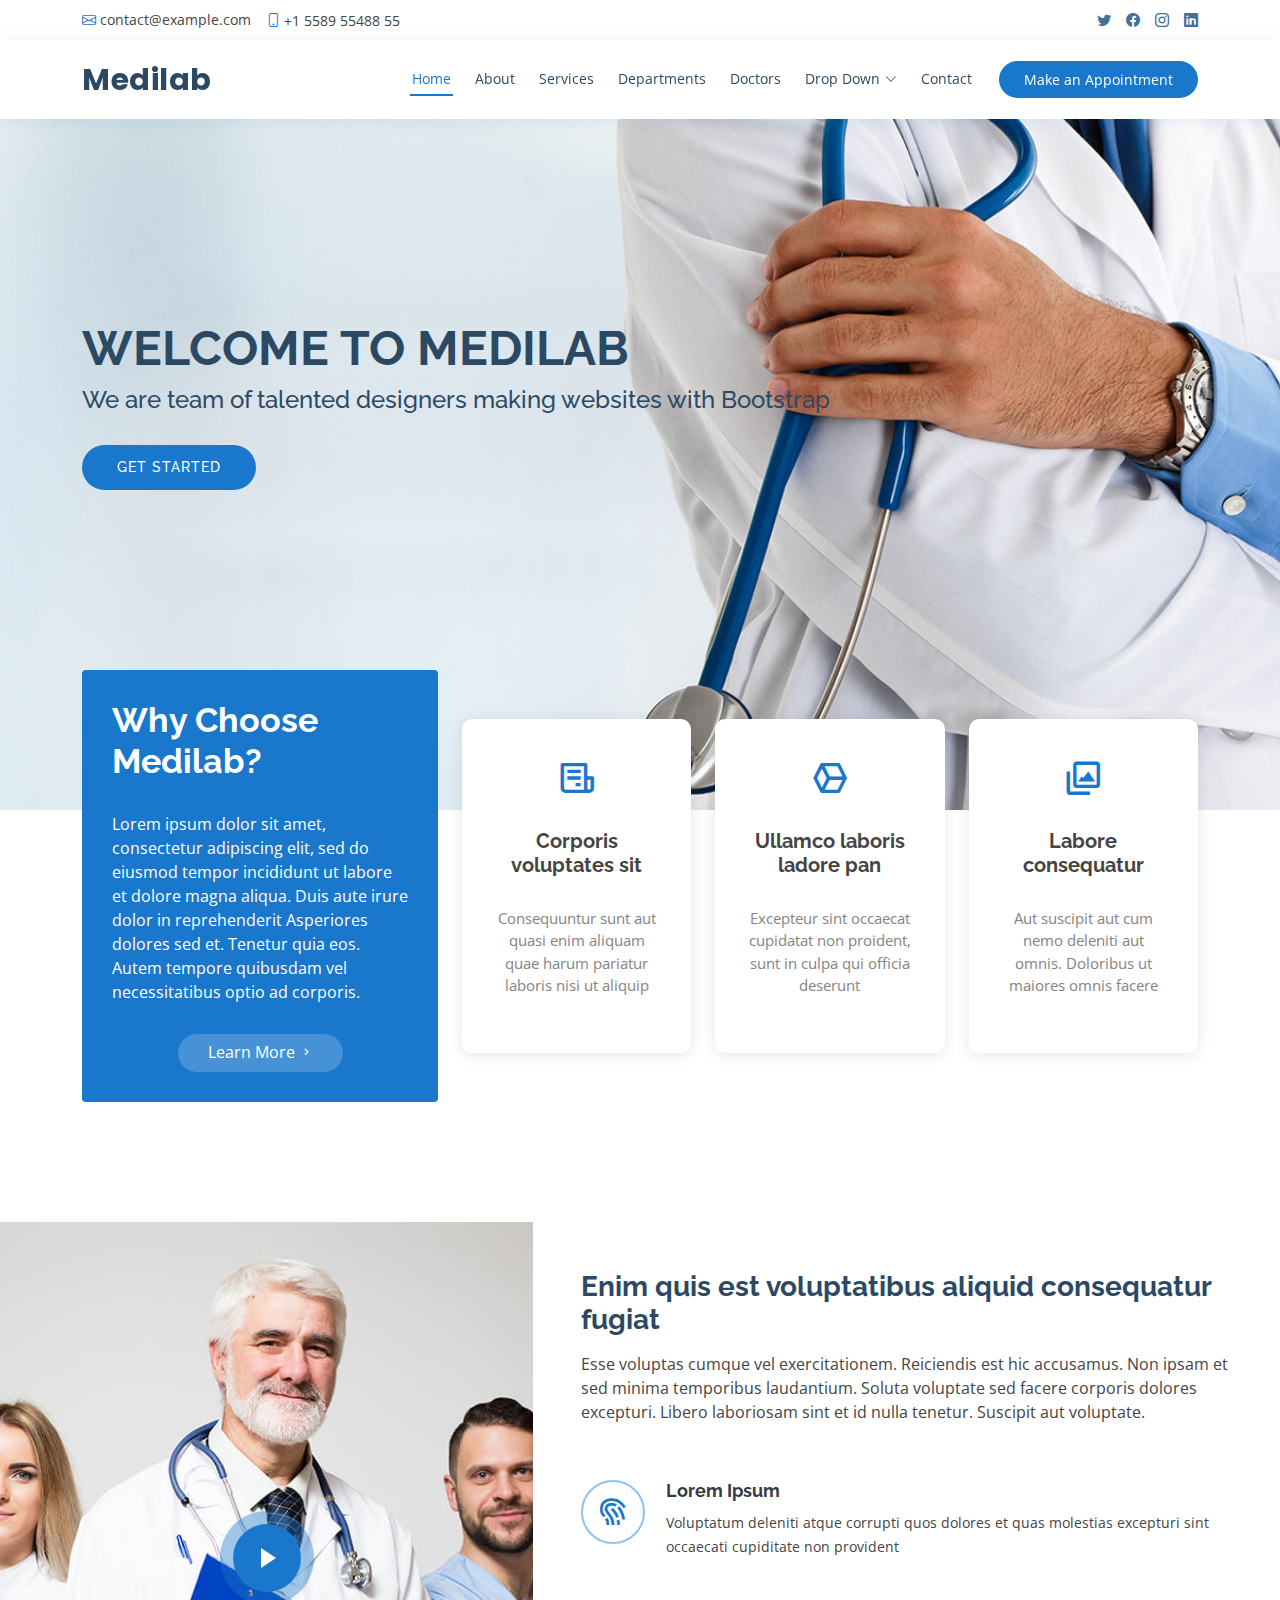
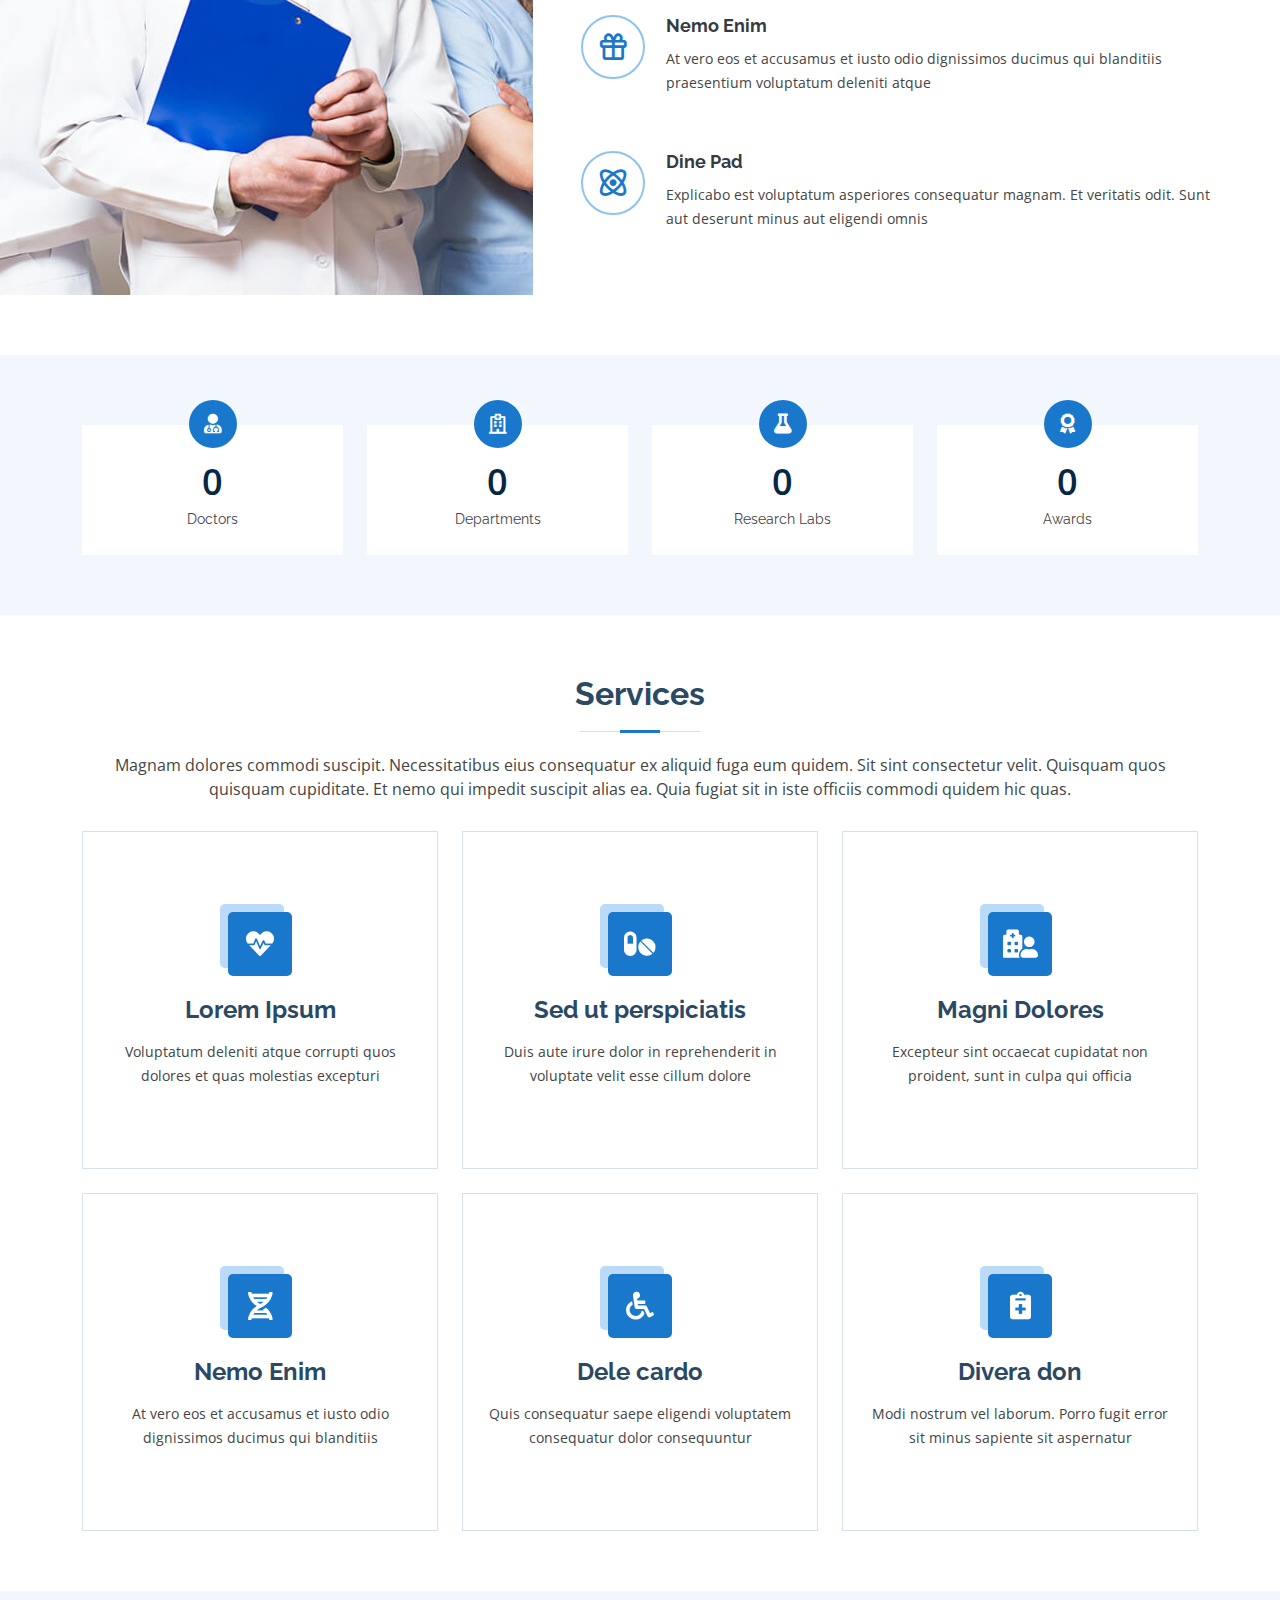
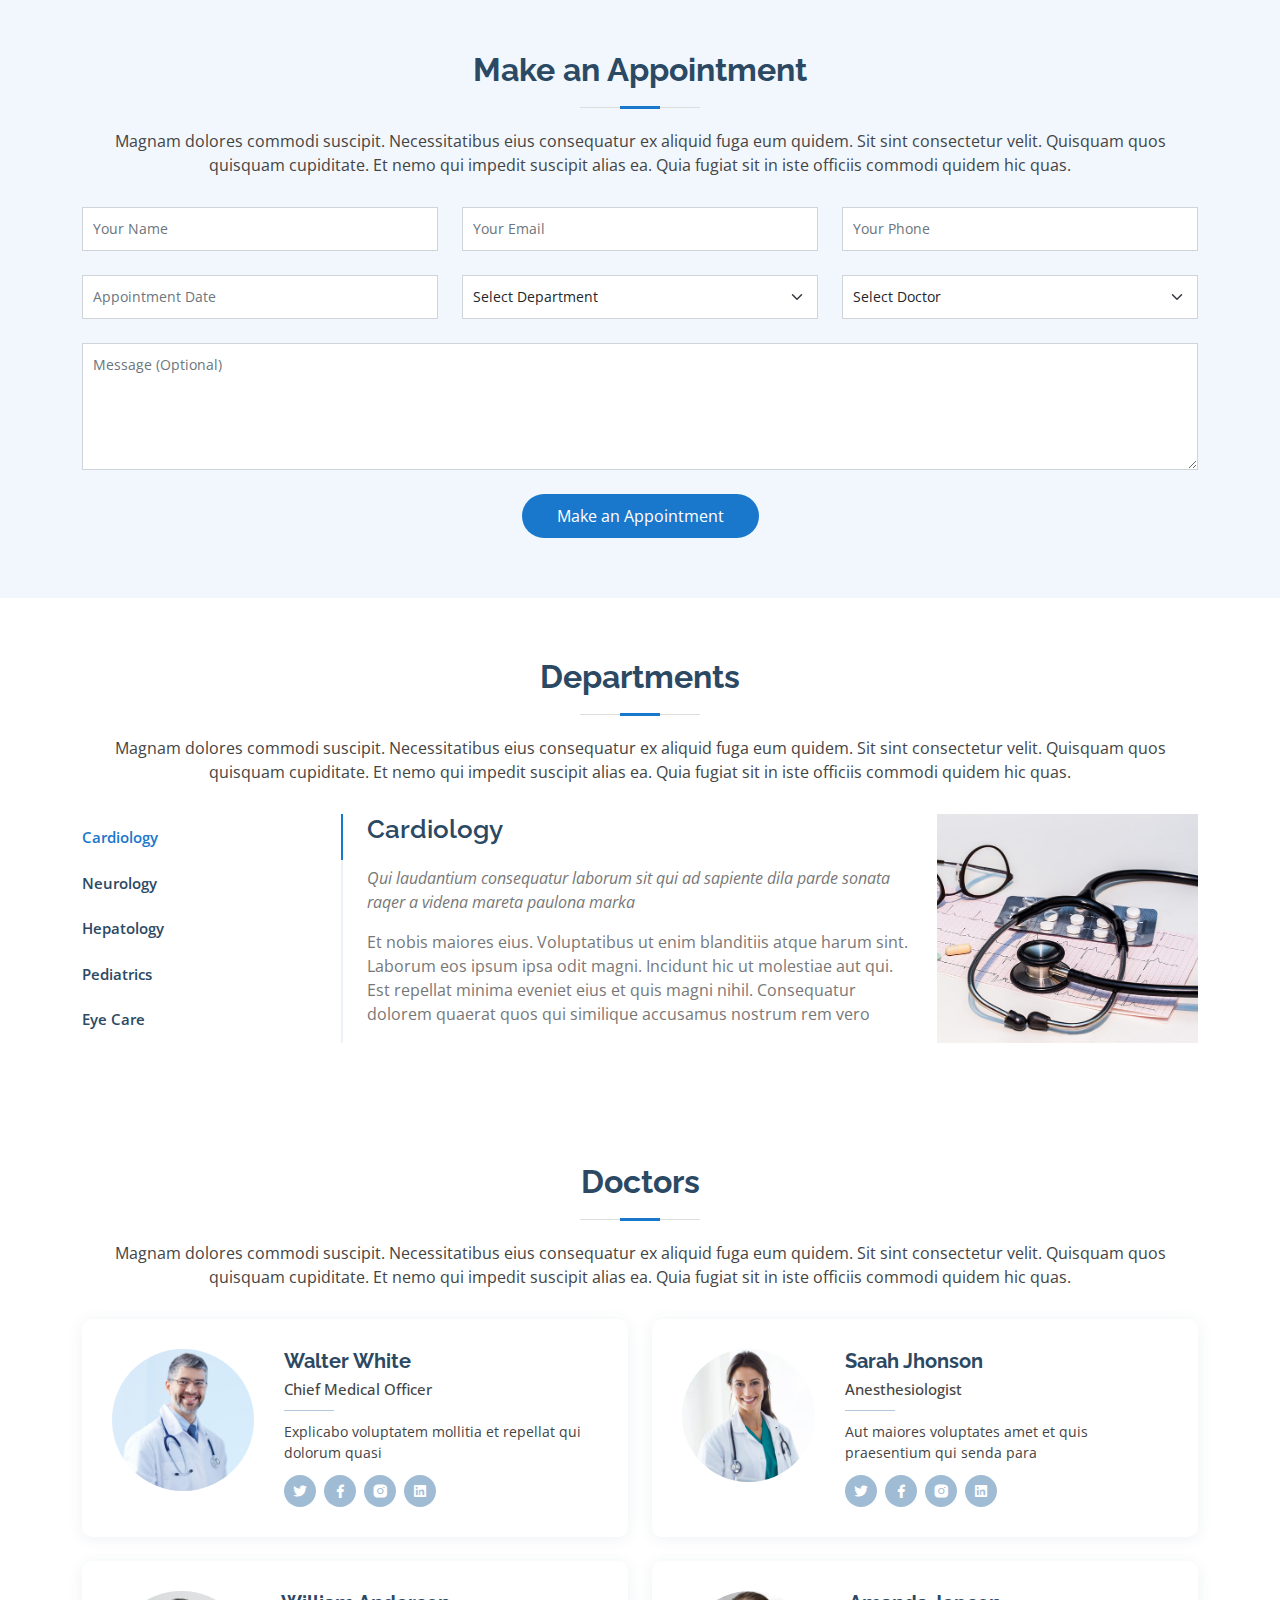
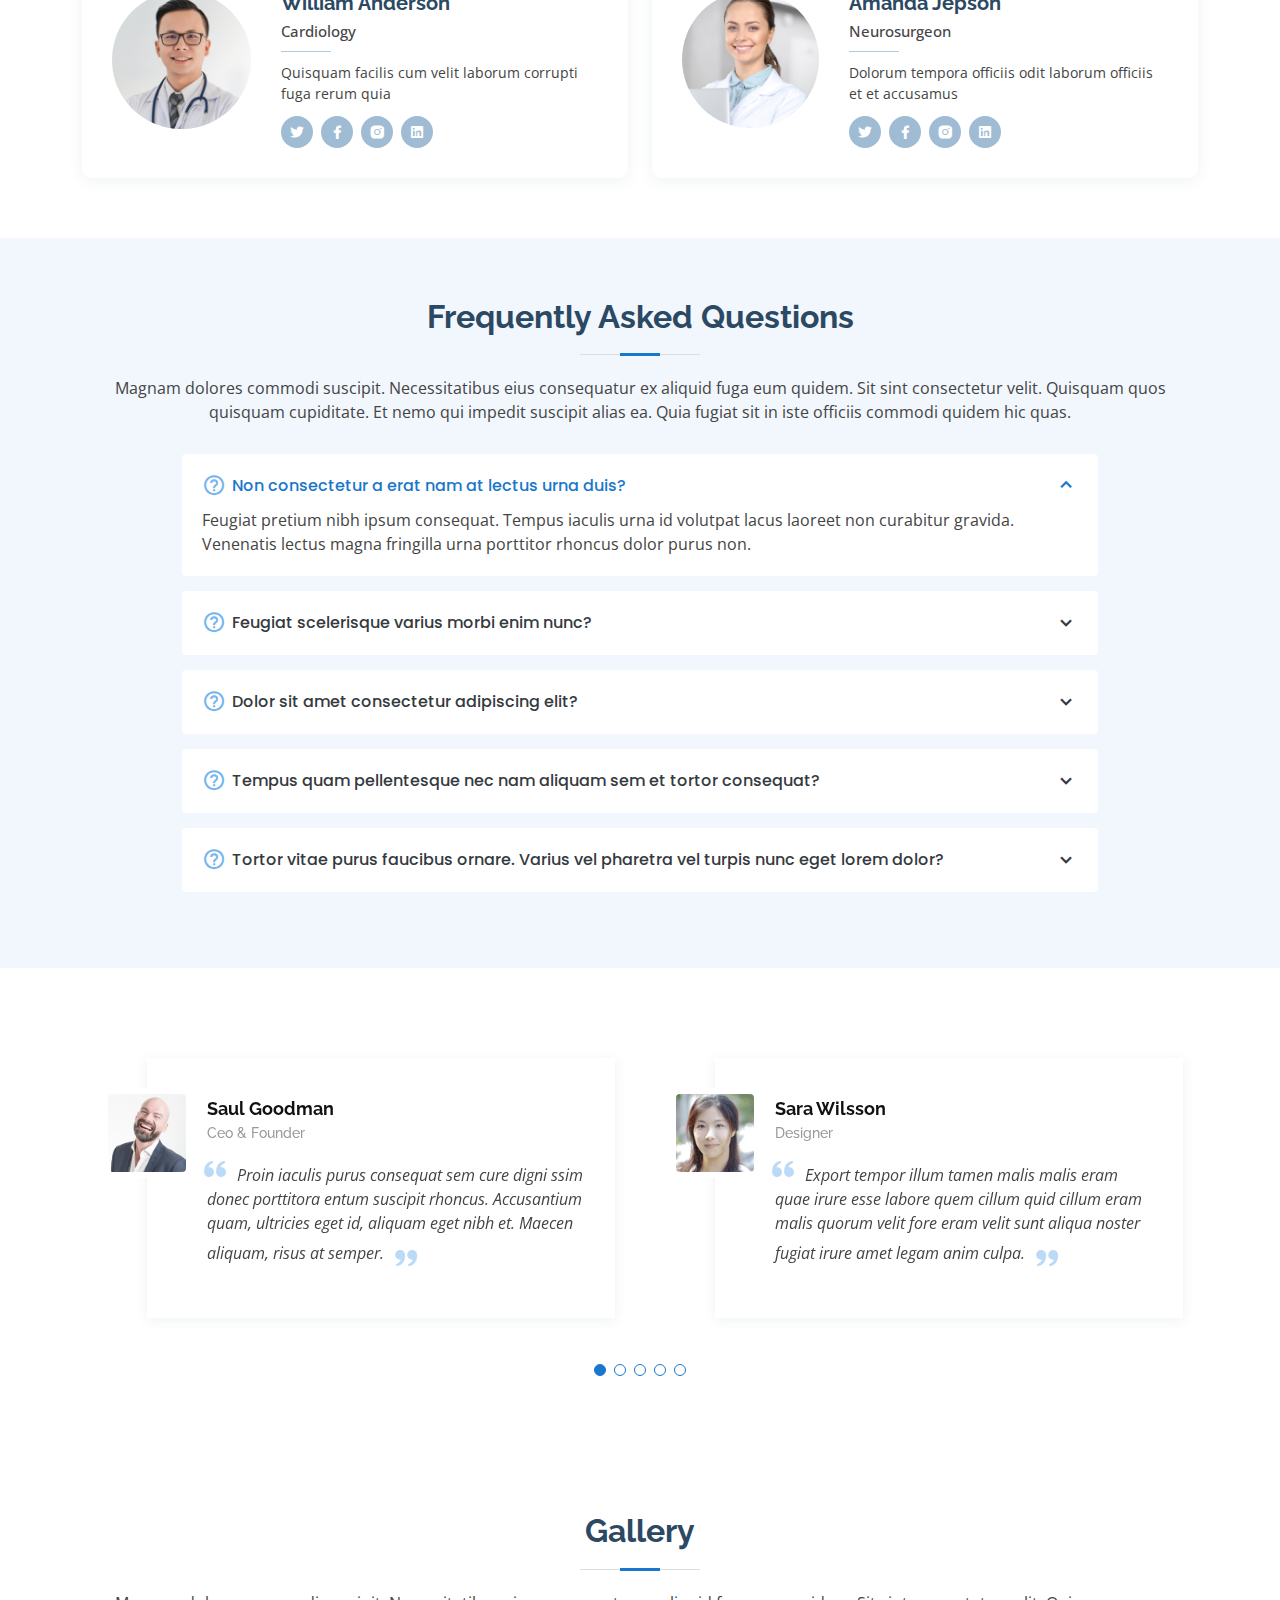
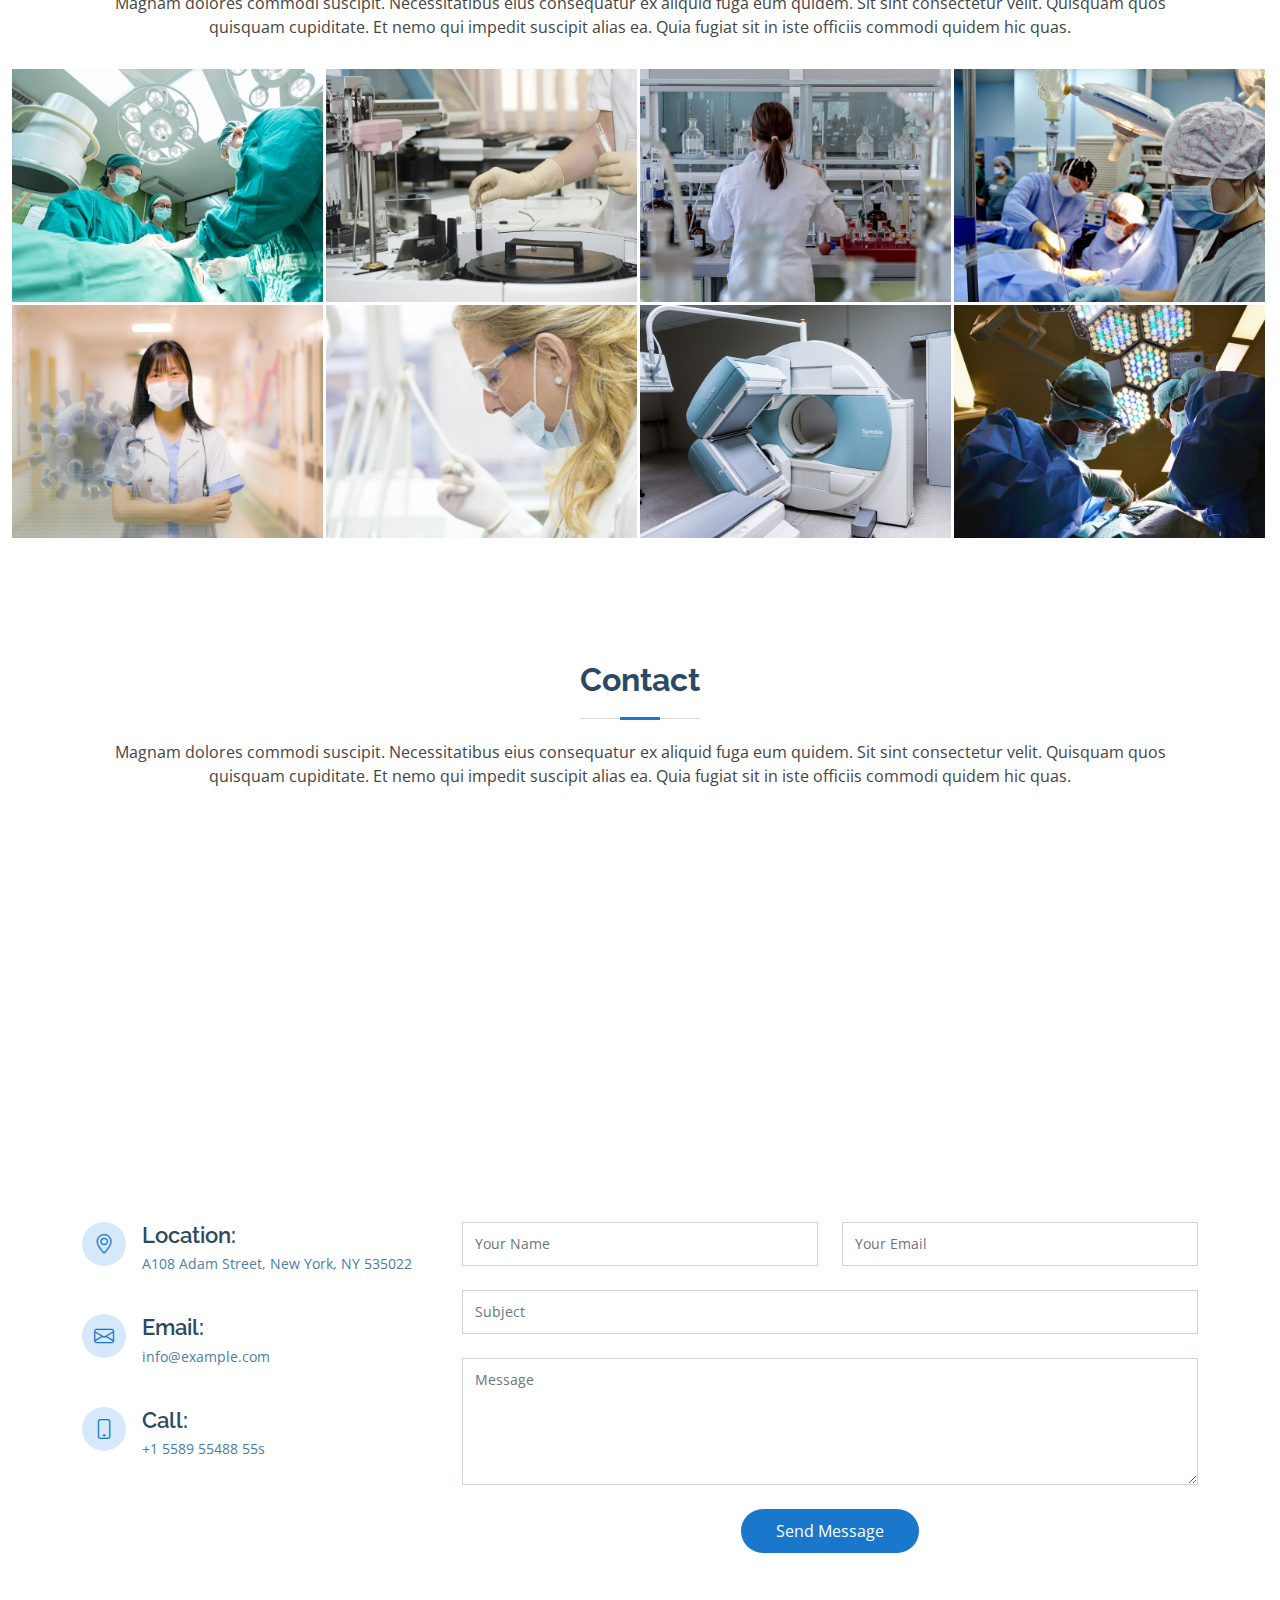
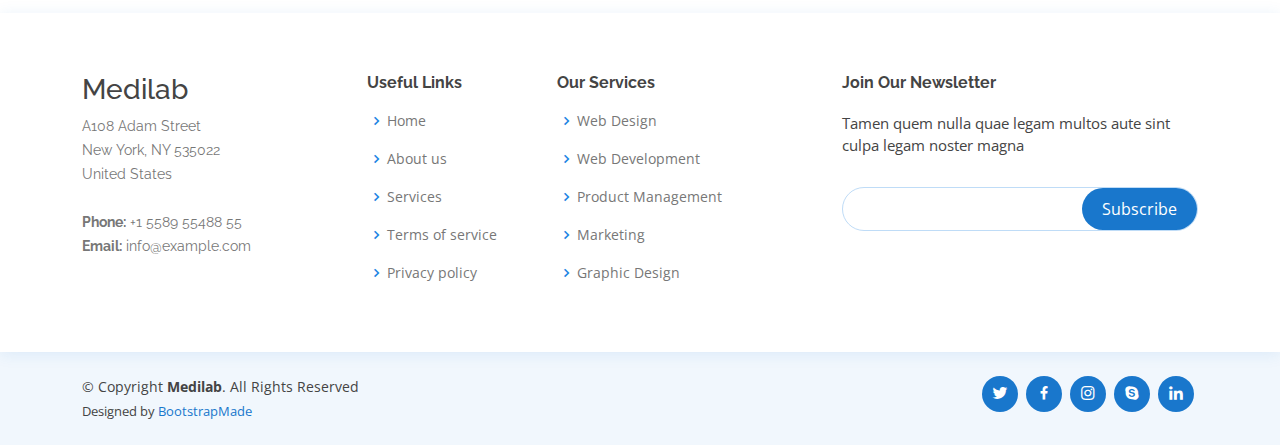
<file: src/main/resources/static/assets/Medilab/index.html>
<!DOCTYPE html>
<html lang="en">

<head>
  <meta charset="utf-8">
  <meta content="width=device-width, initial-scale=1.0" name="viewport">

  <title>Medilab Bootstrap Template - Index</title>
  <meta content="" name="description">
  <meta content="" name="keywords">

  <!-- Favicons -->
  <link href="assets/img/favicon.png" rel="icon">
  <link href="assets/img/apple-touch-icon.png" rel="apple-touch-icon">

  <!-- Google Fonts -->
  <link href="https://fonts.googleapis.com/css?family=Open+Sans:300,300i,400,400i,600,600i,700,700i|Raleway:300,300i,400,400i,500,500i,600,600i,700,700i|Poppins:300,300i,400,400i,500,500i,600,600i,700,700i" rel="stylesheet">

  <!-- Vendor CSS Files -->
  <link href="assets/vendor/fontawesome-free/css/all.min.css" rel="stylesheet">
  <link href="assets/vendor/animate.css/animate.min.css" rel="stylesheet">
  <link href="assets/vendor/bootstrap/css/bootstrap.min.css" rel="stylesheet">
  <link href="assets/vendor/bootstrap-icons/bootstrap-icons.css" rel="stylesheet">
  <link href="assets/vendor/boxicons/css/boxicons.min.css" rel="stylesheet">
  <link href="assets/vendor/glightbox/css/glightbox.min.css" rel="stylesheet">
  <link href="assets/vendor/remixicon/remixicon.css" rel="stylesheet">
  <link href="assets/vendor/swiper/swiper-bundle.min.css" rel="stylesheet">

  <!-- Template Main CSS File -->
  <link href="assets/css/style.css" rel="stylesheet">

  <!-- =======================================================
  * Template Name: Medilab - v4.7.1
  * Template URL: https://bootstrapmade.com/medilab-free-medical-bootstrap-theme/
  * Author: BootstrapMade.com
  * License: https://bootstrapmade.com/license/
  ======================================================== -->
</head>

<body>

  <!-- ======= Top Bar ======= -->
  <div id="topbar" class="d-flex align-items-center fixed-top">
    <div class="container d-flex justify-content-between">
      <div class="contact-info d-flex align-items-center">
        <i class="bi bi-envelope"></i> <a href="mailto:contact@example.com">contact@example.com</a>
        <i class="bi bi-phone"></i> +1 5589 55488 55
      </div>
      <div class="d-none d-lg-flex social-links align-items-center">
        <a href="#" class="twitter"><i class="bi bi-twitter"></i></a>
        <a href="#" class="facebook"><i class="bi bi-facebook"></i></a>
        <a href="#" class="instagram"><i class="bi bi-instagram"></i></a>
        <a href="#" class="linkedin"><i class="bi bi-linkedin"></i></i></a>
      </div>
    </div>
  </div>

  <!-- ======= Header ======= -->
  <header id="header" class="fixed-top">
    <div class="container d-flex align-items-center">

      <h1 class="logo me-auto"><a href="index.html">Medilab</a></h1>
      <!-- Uncomment below if you prefer to use an image logo -->
      <!-- <a href="index.html" class="logo me-auto"><img src="assets/img/logo.png" alt="" class="img-fluid"></a>-->

      <nav id="navbar" class="navbar order-last order-lg-0">
        <ul>
          <li><a class="nav-link scrollto active" href="#hero">Home</a></li>
          <li><a class="nav-link scrollto" href="#about">About</a></li>
          <li><a class="nav-link scrollto" href="#services">Services</a></li>
          <li><a class="nav-link scrollto" href="#departments">Departments</a></li>
          <li><a class="nav-link scrollto" href="#doctors">Doctors</a></li>
          <li class="dropdown"><a href="#"><span>Drop Down</span> <i class="bi bi-chevron-down"></i></a>
            <ul>
              <li><a href="#">Drop Down 1</a></li>
              <li class="dropdown"><a href="#"><span>Deep Drop Down</span> <i class="bi bi-chevron-right"></i></a>
                <ul>
                  <li><a href="#">Deep Drop Down 1</a></li>
                  <li><a href="#">Deep Drop Down 2</a></li>
                  <li><a href="#">Deep Drop Down 3</a></li>
                  <li><a href="#">Deep Drop Down 4</a></li>
                  <li><a href="#">Deep Drop Down 5</a></li>
                </ul>
              </li>
              <li><a href="#">Drop Down 2</a></li>
              <li><a href="#">Drop Down 3</a></li>
              <li><a href="#">Drop Down 4</a></li>
            </ul>
          </li>
          <li><a class="nav-link scrollto" href="#contact">Contact</a></li>
        </ul>
        <i class="bi bi-list mobile-nav-toggle"></i>
      </nav><!-- .navbar -->

      <a href="#appointment" class="appointment-btn scrollto"><span class="d-none d-md-inline">Make an</span> Appointment</a>

    </div>
  </header><!-- End Header -->

  <!-- ======= Hero Section ======= -->
  <section id="hero" class="d-flex align-items-center">
    <div class="container">
      <h1>Welcome to Medilab</h1>
      <h2>We are team of talented designers making websites with Bootstrap</h2>
      <a href="#about" class="btn-get-started scrollto">Get Started</a>
    </div>
  </section><!-- End Hero -->

  <main id="main">

    <!-- ======= Why Us Section ======= -->
    <section id="why-us" class="why-us">
      <div class="container">

        <div class="row">
          <div class="col-lg-4 d-flex align-items-stretch">
            <div class="content">
              <h3>Why Choose Medilab?</h3>
              <p>
                Lorem ipsum dolor sit amet, consectetur adipiscing elit, sed do eiusmod tempor incididunt ut labore et dolore magna aliqua. Duis aute irure dolor in reprehenderit
                Asperiores dolores sed et. Tenetur quia eos. Autem tempore quibusdam vel necessitatibus optio ad corporis.
              </p>
              <div class="text-center">
                <a href="#" class="more-btn">Learn More <i class="bx bx-chevron-right"></i></a>
              </div>
            </div>
          </div>
          <div class="col-lg-8 d-flex align-items-stretch">
            <div class="icon-boxes d-flex flex-column justify-content-center">
              <div class="row">
                <div class="col-xl-4 d-flex align-items-stretch">
                  <div class="icon-box mt-4 mt-xl-0">
                    <i class="bx bx-receipt"></i>
                    <h4>Corporis voluptates sit</h4>
                    <p>Consequuntur sunt aut quasi enim aliquam quae harum pariatur laboris nisi ut aliquip</p>
                  </div>
                </div>
                <div class="col-xl-4 d-flex align-items-stretch">
                  <div class="icon-box mt-4 mt-xl-0">
                    <i class="bx bx-cube-alt"></i>
                    <h4>Ullamco laboris ladore pan</h4>
                    <p>Excepteur sint occaecat cupidatat non proident, sunt in culpa qui officia deserunt</p>
                  </div>
                </div>
                <div class="col-xl-4 d-flex align-items-stretch">
                  <div class="icon-box mt-4 mt-xl-0">
                    <i class="bx bx-images"></i>
                    <h4>Labore consequatur</h4>
                    <p>Aut suscipit aut cum nemo deleniti aut omnis. Doloribus ut maiores omnis facere</p>
                  </div>
                </div>
              </div>
            </div><!-- End .content-->
          </div>
        </div>

      </div>
    </section><!-- End Why Us Section -->

    <!-- ======= About Section ======= -->
    <section id="about" class="about">
      <div class="container-fluid">

        <div class="row">
          <div class="col-xl-5 col-lg-6 video-box d-flex justify-content-center align-items-stretch position-relative">
            <a href="https://www.youtube.com/watch?v=jDDaplaOz7Q" class="glightbox play-btn mb-4"></a>
          </div>

          <div class="col-xl-7 col-lg-6 icon-boxes d-flex flex-column align-items-stretch justify-content-center py-5 px-lg-5">
            <h3>Enim quis est voluptatibus aliquid consequatur fugiat</h3>
            <p>Esse voluptas cumque vel exercitationem. Reiciendis est hic accusamus. Non ipsam et sed minima temporibus laudantium. Soluta voluptate sed facere corporis dolores excepturi. Libero laboriosam sint et id nulla tenetur. Suscipit aut voluptate.</p>

            <div class="icon-box">
              <div class="icon"><i class="bx bx-fingerprint"></i></div>
              <h4 class="title"><a href="">Lorem Ipsum</a></h4>
              <p class="description">Voluptatum deleniti atque corrupti quos dolores et quas molestias excepturi sint occaecati cupiditate non provident</p>
            </div>

            <div class="icon-box">
              <div class="icon"><i class="bx bx-gift"></i></div>
              <h4 class="title"><a href="">Nemo Enim</a></h4>
              <p class="description">At vero eos et accusamus et iusto odio dignissimos ducimus qui blanditiis praesentium voluptatum deleniti atque</p>
            </div>

            <div class="icon-box">
              <div class="icon"><i class="bx bx-atom"></i></div>
              <h4 class="title"><a href="">Dine Pad</a></h4>
              <p class="description">Explicabo est voluptatum asperiores consequatur magnam. Et veritatis odit. Sunt aut deserunt minus aut eligendi omnis</p>
            </div>

          </div>
        </div>

      </div>
    </section><!-- End About Section -->

    <!-- ======= Counts Section ======= -->
    <section id="counts" class="counts">
      <div class="container">

        <div class="row">

          <div class="col-lg-3 col-md-6">
            <div class="count-box">
              <i class="fas fa-user-md"></i>
              <span data-purecounter-start="0" data-purecounter-end="85" data-purecounter-duration="1" class="purecounter"></span>
              <p>Doctors</p>
            </div>
          </div>

          <div class="col-lg-3 col-md-6 mt-5 mt-md-0">
            <div class="count-box">
              <i class="far fa-hospital"></i>
              <span data-purecounter-start="0" data-purecounter-end="18" data-purecounter-duration="1" class="purecounter"></span>
              <p>Departments</p>
            </div>
          </div>

          <div class="col-lg-3 col-md-6 mt-5 mt-lg-0">
            <div class="count-box">
              <i class="fas fa-flask"></i>
              <span data-purecounter-start="0" data-purecounter-end="12" data-purecounter-duration="1" class="purecounter"></span>
              <p>Research Labs</p>
            </div>
          </div>

          <div class="col-lg-3 col-md-6 mt-5 mt-lg-0">
            <div class="count-box">
              <i class="fas fa-award"></i>
              <span data-purecounter-start="0" data-purecounter-end="150" data-purecounter-duration="1" class="purecounter"></span>
              <p>Awards</p>
            </div>
          </div>

        </div>

      </div>
    </section><!-- End Counts Section -->

    <!-- ======= Services Section ======= -->
    <section id="services" class="services">
      <div class="container">

        <div class="section-title">
          <h2>Services</h2>
          <p>Magnam dolores commodi suscipit. Necessitatibus eius consequatur ex aliquid fuga eum quidem. Sit sint consectetur velit. Quisquam quos quisquam cupiditate. Et nemo qui impedit suscipit alias ea. Quia fugiat sit in iste officiis commodi quidem hic quas.</p>
        </div>

        <div class="row">
          <div class="col-lg-4 col-md-6 d-flex align-items-stretch">
            <div class="icon-box">
              <div class="icon"><i class="fas fa-heartbeat"></i></div>
              <h4><a href="">Lorem Ipsum</a></h4>
              <p>Voluptatum deleniti atque corrupti quos dolores et quas molestias excepturi</p>
            </div>
          </div>

          <div class="col-lg-4 col-md-6 d-flex align-items-stretch mt-4 mt-md-0">
            <div class="icon-box">
              <div class="icon"><i class="fas fa-pills"></i></div>
              <h4><a href="">Sed ut perspiciatis</a></h4>
              <p>Duis aute irure dolor in reprehenderit in voluptate velit esse cillum dolore</p>
            </div>
          </div>

          <div class="col-lg-4 col-md-6 d-flex align-items-stretch mt-4 mt-lg-0">
            <div class="icon-box">
              <div class="icon"><i class="fas fa-hospital-user"></i></div>
              <h4><a href="">Magni Dolores</a></h4>
              <p>Excepteur sint occaecat cupidatat non proident, sunt in culpa qui officia</p>
            </div>
          </div>

          <div class="col-lg-4 col-md-6 d-flex align-items-stretch mt-4">
            <div class="icon-box">
              <div class="icon"><i class="fas fa-dna"></i></div>
              <h4><a href="">Nemo Enim</a></h4>
              <p>At vero eos et accusamus et iusto odio dignissimos ducimus qui blanditiis</p>
            </div>
          </div>

          <div class="col-lg-4 col-md-6 d-flex align-items-stretch mt-4">
            <div class="icon-box">
              <div class="icon"><i class="fas fa-wheelchair"></i></div>
              <h4><a href="">Dele cardo</a></h4>
              <p>Quis consequatur saepe eligendi voluptatem consequatur dolor consequuntur</p>
            </div>
          </div>

          <div class="col-lg-4 col-md-6 d-flex align-items-stretch mt-4">
            <div class="icon-box">
              <div class="icon"><i class="fas fa-notes-medical"></i></div>
              <h4><a href="">Divera don</a></h4>
              <p>Modi nostrum vel laborum. Porro fugit error sit minus sapiente sit aspernatur</p>
            </div>
          </div>

        </div>

      </div>
    </section><!-- End Services Section -->

    <!-- ======= Appointment Section ======= -->
    <section id="appointment" class="appointment section-bg">
      <div class="container">

        <div class="section-title">
          <h2>Make an Appointment</h2>
          <p>Magnam dolores commodi suscipit. Necessitatibus eius consequatur ex aliquid fuga eum quidem. Sit sint consectetur velit. Quisquam quos quisquam cupiditate. Et nemo qui impedit suscipit alias ea. Quia fugiat sit in iste officiis commodi quidem hic quas.</p>
        </div>

        <form action="forms/appointment.php" method="post" role="form" class="php-email-form">
          <div class="row">
            <div class="col-md-4 form-group">
              <input type="text" name="name" class="form-control" id="name" placeholder="Your Name" data-rule="minlen:4" data-msg="Please enter at least 4 chars">
              <div class="validate"></div>
            </div>
            <div class="col-md-4 form-group mt-3 mt-md-0">
              <input type="email" class="form-control" name="email" id="email" placeholder="Your Email" data-rule="email" data-msg="Please enter a valid email">
              <div class="validate"></div>
            </div>
            <div class="col-md-4 form-group mt-3 mt-md-0">
              <input type="tel" class="form-control" name="phone" id="phone" placeholder="Your Phone" data-rule="minlen:4" data-msg="Please enter at least 4 chars">
              <div class="validate"></div>
            </div>
          </div>
          <div class="row">
            <div class="col-md-4 form-group mt-3">
              <input type="datetime" name="date" class="form-control datepicker" id="date" placeholder="Appointment Date" data-rule="minlen:4" data-msg="Please enter at least 4 chars">
              <div class="validate"></div>
            </div>
            <div class="col-md-4 form-group mt-3">
              <select name="department" id="department" class="form-select">
                <option value="">Select Department</option>
                <option value="Department 1">Department 1</option>
                <option value="Department 2">Department 2</option>
                <option value="Department 3">Department 3</option>
              </select>
              <div class="validate"></div>
            </div>
            <div class="col-md-4 form-group mt-3">
              <select name="doctor" id="doctor" class="form-select">
                <option value="">Select Doctor</option>
                <option value="Doctor 1">Doctor 1</option>
                <option value="Doctor 2">Doctor 2</option>
                <option value="Doctor 3">Doctor 3</option>
              </select>
              <div class="validate"></div>
            </div>
          </div>

          <div class="form-group mt-3">
            <textarea class="form-control" name="message" rows="5" placeholder="Message (Optional)"></textarea>
            <div class="validate"></div>
          </div>
          <div class="mb-3">
            <div class="loading">Loading</div>
            <div class="error-message"></div>
            <div class="sent-message">Your appointment request has been sent successfully. Thank you!</div>
          </div>
          <div class="text-center"><button type="submit">Make an Appointment</button></div>
        </form>

      </div>
    </section><!-- End Appointment Section -->

    <!-- ======= Departments Section ======= -->
    <section id="departments" class="departments">
      <div class="container">

        <div class="section-title">
          <h2>Departments</h2>
          <p>Magnam dolores commodi suscipit. Necessitatibus eius consequatur ex aliquid fuga eum quidem. Sit sint consectetur velit. Quisquam quos quisquam cupiditate. Et nemo qui impedit suscipit alias ea. Quia fugiat sit in iste officiis commodi quidem hic quas.</p>
        </div>

        <div class="row gy-4">
          <div class="col-lg-3">
            <ul class="nav nav-tabs flex-column">
              <li class="nav-item">
                <a class="nav-link active show" data-bs-toggle="tab" href="#tab-1">Cardiology</a>
              </li>
              <li class="nav-item">
                <a class="nav-link" data-bs-toggle="tab" href="#tab-2">Neurology</a>
              </li>
              <li class="nav-item">
                <a class="nav-link" data-bs-toggle="tab" href="#tab-3">Hepatology</a>
              </li>
              <li class="nav-item">
                <a class="nav-link" data-bs-toggle="tab" href="#tab-4">Pediatrics</a>
              </li>
              <li class="nav-item">
                <a class="nav-link" data-bs-toggle="tab" href="#tab-5">Eye Care</a>
              </li>
            </ul>
          </div>
          <div class="col-lg-9">
            <div class="tab-content">
              <div class="tab-pane active show" id="tab-1">
                <div class="row gy-4">
                  <div class="col-lg-8 details order-2 order-lg-1">
                    <h3>Cardiology</h3>
                    <p class="fst-italic">Qui laudantium consequatur laborum sit qui ad sapiente dila parde sonata raqer a videna mareta paulona marka</p>
                    <p>Et nobis maiores eius. Voluptatibus ut enim blanditiis atque harum sint. Laborum eos ipsum ipsa odit magni. Incidunt hic ut molestiae aut qui. Est repellat minima eveniet eius et quis magni nihil. Consequatur dolorem quaerat quos qui similique accusamus nostrum rem vero</p>
                  </div>
                  <div class="col-lg-4 text-center order-1 order-lg-2">
                    <img src="assets/img/departments-1.jpg" alt="" class="img-fluid">
                  </div>
                </div>
              </div>
              <div class="tab-pane" id="tab-2">
                <div class="row gy-4">
                  <div class="col-lg-8 details order-2 order-lg-1">
                    <h3>Et blanditiis nemo veritatis excepturi</h3>
                    <p class="fst-italic">Qui laudantium consequatur laborum sit qui ad sapiente dila parde sonata raqer a videna mareta paulona marka</p>
                    <p>Ea ipsum voluptatem consequatur quis est. Illum error ullam omnis quia et reiciendis sunt sunt est. Non aliquid repellendus itaque accusamus eius et velit ipsa voluptates. Optio nesciunt eaque beatae accusamus lerode pakto madirna desera vafle de nideran pal</p>
                  </div>
                  <div class="col-lg-4 text-center order-1 order-lg-2">
                    <img src="assets/img/departments-2.jpg" alt="" class="img-fluid">
                  </div>
                </div>
              </div>
              <div class="tab-pane" id="tab-3">
                <div class="row gy-4">
                  <div class="col-lg-8 details order-2 order-lg-1">
                    <h3>Impedit facilis occaecati odio neque aperiam sit</h3>
                    <p class="fst-italic">Eos voluptatibus quo. Odio similique illum id quidem non enim fuga. Qui natus non sunt dicta dolor et. In asperiores velit quaerat perferendis aut</p>
                    <p>Iure officiis odit rerum. Harum sequi eum illum corrupti culpa veritatis quisquam. Neque necessitatibus illo rerum eum ut. Commodi ipsam minima molestiae sed laboriosam a iste odio. Earum odit nesciunt fugiat sit ullam. Soluta et harum voluptatem optio quae</p>
                  </div>
                  <div class="col-lg-4 text-center order-1 order-lg-2">
                    <img src="assets/img/departments-3.jpg" alt="" class="img-fluid">
                  </div>
                </div>
              </div>
              <div class="tab-pane" id="tab-4">
                <div class="row gy-4">
                  <div class="col-lg-8 details order-2 order-lg-1">
                    <h3>Fuga dolores inventore laboriosam ut est accusamus laboriosam dolore</h3>
                    <p class="fst-italic">Totam aperiam accusamus. Repellat consequuntur iure voluptas iure porro quis delectus</p>
                    <p>Eaque consequuntur consequuntur libero expedita in voluptas. Nostrum ipsam necessitatibus aliquam fugiat debitis quis velit. Eum ex maxime error in consequatur corporis atque. Eligendi asperiores sed qui veritatis aperiam quia a laborum inventore</p>
                  </div>
                  <div class="col-lg-4 text-center order-1 order-lg-2">
                    <img src="assets/img/departments-4.jpg" alt="" class="img-fluid">
                  </div>
                </div>
              </div>
              <div class="tab-pane" id="tab-5">
                <div class="row gy-4">
                  <div class="col-lg-8 details order-2 order-lg-1">
                    <h3>Est eveniet ipsam sindera pad rone matrelat sando reda</h3>
                    <p class="fst-italic">Omnis blanditiis saepe eos autem qui sunt debitis porro quia.</p>
                    <p>Exercitationem nostrum omnis. Ut reiciendis repudiandae minus. Omnis recusandae ut non quam ut quod eius qui. Ipsum quia odit vero atque qui quibusdam amet. Occaecati sed est sint aut vitae molestiae voluptate vel</p>
                  </div>
                  <div class="col-lg-4 text-center order-1 order-lg-2">
                    <img src="assets/img/departments-5.jpg" alt="" class="img-fluid">
                  </div>
                </div>
              </div>
            </div>
          </div>
        </div>

      </div>
    </section><!-- End Departments Section -->

    <!-- ======= Doctors Section ======= -->
    <section id="doctors" class="doctors">
      <div class="container">

        <div class="section-title">
          <h2>Doctors</h2>
          <p>Magnam dolores commodi suscipit. Necessitatibus eius consequatur ex aliquid fuga eum quidem. Sit sint consectetur velit. Quisquam quos quisquam cupiditate. Et nemo qui impedit suscipit alias ea. Quia fugiat sit in iste officiis commodi quidem hic quas.</p>
        </div>

        <div class="row">

          <div class="col-lg-6">
            <div class="member d-flex align-items-start">
              <div class="pic"><img src="assets/img/doctors/doctors-1.jpg" class="img-fluid" alt=""></div>
              <div class="member-info">
                <h4>Walter White</h4>
                <span>Chief Medical Officer</span>
                <p>Explicabo voluptatem mollitia et repellat qui dolorum quasi</p>
                <div class="social">
                  <a href=""><i class="ri-twitter-fill"></i></a>
                  <a href=""><i class="ri-facebook-fill"></i></a>
                  <a href=""><i class="ri-instagram-fill"></i></a>
                  <a href=""> <i class="ri-linkedin-box-fill"></i> </a>
                </div>
              </div>
            </div>
          </div>

          <div class="col-lg-6 mt-4 mt-lg-0">
            <div class="member d-flex align-items-start">
              <div class="pic"><img src="assets/img/doctors/doctors-2.jpg" class="img-fluid" alt=""></div>
              <div class="member-info">
                <h4>Sarah Jhonson</h4>
                <span>Anesthesiologist</span>
                <p>Aut maiores voluptates amet et quis praesentium qui senda para</p>
                <div class="social">
                  <a href=""><i class="ri-twitter-fill"></i></a>
                  <a href=""><i class="ri-facebook-fill"></i></a>
                  <a href=""><i class="ri-instagram-fill"></i></a>
                  <a href=""> <i class="ri-linkedin-box-fill"></i> </a>
                </div>
              </div>
            </div>
          </div>

          <div class="col-lg-6 mt-4">
            <div class="member d-flex align-items-start">
              <div class="pic"><img src="assets/img/doctors/doctors-3.jpg" class="img-fluid" alt=""></div>
              <div class="member-info">
                <h4>William Anderson</h4>
                <span>Cardiology</span>
                <p>Quisquam facilis cum velit laborum corrupti fuga rerum quia</p>
                <div class="social">
                  <a href=""><i class="ri-twitter-fill"></i></a>
                  <a href=""><i class="ri-facebook-fill"></i></a>
                  <a href=""><i class="ri-instagram-fill"></i></a>
                  <a href=""> <i class="ri-linkedin-box-fill"></i> </a>
                </div>
              </div>
            </div>
          </div>

          <div class="col-lg-6 mt-4">
            <div class="member d-flex align-items-start">
              <div class="pic"><img src="assets/img/doctors/doctors-4.jpg" class="img-fluid" alt=""></div>
              <div class="member-info">
                <h4>Amanda Jepson</h4>
                <span>Neurosurgeon</span>
                <p>Dolorum tempora officiis odit laborum officiis et et accusamus</p>
                <div class="social">
                  <a href=""><i class="ri-twitter-fill"></i></a>
                  <a href=""><i class="ri-facebook-fill"></i></a>
                  <a href=""><i class="ri-instagram-fill"></i></a>
                  <a href=""> <i class="ri-linkedin-box-fill"></i> </a>
                </div>
              </div>
            </div>
          </div>

        </div>

      </div>
    </section><!-- End Doctors Section -->

    <!-- ======= Frequently Asked Questions Section ======= -->
    <section id="faq" class="faq section-bg">
      <div class="container">

        <div class="section-title">
          <h2>Frequently Asked Questions</h2>
          <p>Magnam dolores commodi suscipit. Necessitatibus eius consequatur ex aliquid fuga eum quidem. Sit sint consectetur velit. Quisquam quos quisquam cupiditate. Et nemo qui impedit suscipit alias ea. Quia fugiat sit in iste officiis commodi quidem hic quas.</p>
        </div>

        <div class="faq-list">
          <ul>
            <li data-aos="fade-up">
              <i class="bx bx-help-circle icon-help"></i> <a data-bs-toggle="collapse" class="collapse" data-bs-target="#faq-list-1">Non consectetur a erat nam at lectus urna duis? <i class="bx bx-chevron-down icon-show"></i><i class="bx bx-chevron-up icon-close"></i></a>
              <div id="faq-list-1" class="collapse show" data-bs-parent=".faq-list">
                <p>
                  Feugiat pretium nibh ipsum consequat. Tempus iaculis urna id volutpat lacus laoreet non curabitur gravida. Venenatis lectus magna fringilla urna porttitor rhoncus dolor purus non.
                </p>
              </div>
            </li>

            <li data-aos="fade-up" data-aos-delay="100">
              <i class="bx bx-help-circle icon-help"></i> <a data-bs-toggle="collapse" data-bs-target="#faq-list-2" class="collapsed">Feugiat scelerisque varius morbi enim nunc? <i class="bx bx-chevron-down icon-show"></i><i class="bx bx-chevron-up icon-close"></i></a>
              <div id="faq-list-2" class="collapse" data-bs-parent=".faq-list">
                <p>
                  Dolor sit amet consectetur adipiscing elit pellentesque habitant morbi. Id interdum velit laoreet id donec ultrices. Fringilla phasellus faucibus scelerisque eleifend donec pretium. Est pellentesque elit ullamcorper dignissim. Mauris ultrices eros in cursus turpis massa tincidunt dui.
                </p>
              </div>
            </li>

            <li data-aos="fade-up" data-aos-delay="200">
              <i class="bx bx-help-circle icon-help"></i> <a data-bs-toggle="collapse" data-bs-target="#faq-list-3" class="collapsed">Dolor sit amet consectetur adipiscing elit? <i class="bx bx-chevron-down icon-show"></i><i class="bx bx-chevron-up icon-close"></i></a>
              <div id="faq-list-3" class="collapse" data-bs-parent=".faq-list">
                <p>
                  Eleifend mi in nulla posuere sollicitudin aliquam ultrices sagittis orci. Faucibus pulvinar elementum integer enim. Sem nulla pharetra diam sit amet nisl suscipit. Rutrum tellus pellentesque eu tincidunt. Lectus urna duis convallis convallis tellus. Urna molestie at elementum eu facilisis sed odio morbi quis
                </p>
              </div>
            </li>

            <li data-aos="fade-up" data-aos-delay="300">
              <i class="bx bx-help-circle icon-help"></i> <a data-bs-toggle="collapse" data-bs-target="#faq-list-4" class="collapsed">Tempus quam pellentesque nec nam aliquam sem et tortor consequat? <i class="bx bx-chevron-down icon-show"></i><i class="bx bx-chevron-up icon-close"></i></a>
              <div id="faq-list-4" class="collapse" data-bs-parent=".faq-list">
                <p>
                  Molestie a iaculis at erat pellentesque adipiscing commodo. Dignissim suspendisse in est ante in. Nunc vel risus commodo viverra maecenas accumsan. Sit amet nisl suscipit adipiscing bibendum est. Purus gravida quis blandit turpis cursus in.
                </p>
              </div>
            </li>

            <li data-aos="fade-up" data-aos-delay="400">
              <i class="bx bx-help-circle icon-help"></i> <a data-bs-toggle="collapse" data-bs-target="#faq-list-5" class="collapsed">Tortor vitae purus faucibus ornare. Varius vel pharetra vel turpis nunc eget lorem dolor? <i class="bx bx-chevron-down icon-show"></i><i class="bx bx-chevron-up icon-close"></i></a>
              <div id="faq-list-5" class="collapse" data-bs-parent=".faq-list">
                <p>
                  Laoreet sit amet cursus sit amet dictum sit amet justo. Mauris vitae ultricies leo integer malesuada nunc vel. Tincidunt eget nullam non nisi est sit amet. Turpis nunc eget lorem dolor sed. Ut venenatis tellus in metus vulputate eu scelerisque.
                </p>
              </div>
            </li>

          </ul>
        </div>

      </div>
    </section><!-- End Frequently Asked Questions Section -->

    <!-- ======= Testimonials Section ======= -->
    <section id="testimonials" class="testimonials">
      <div class="container">

        <div class="testimonials-slider swiper" data-aos="fade-up" data-aos-delay="100">
          <div class="swiper-wrapper">

            <div class="swiper-slide">
              <div class="testimonial-wrap">
                <div class="testimonial-item">
                  <img src="assets/img/testimonials/testimonials-1.jpg" class="testimonial-img" alt="">
                  <h3>Saul Goodman</h3>
                  <h4>Ceo &amp; Founder</h4>
                  <p>
                    <i class="bx bxs-quote-alt-left quote-icon-left"></i>
                    Proin iaculis purus consequat sem cure digni ssim donec porttitora entum suscipit rhoncus. Accusantium quam, ultricies eget id, aliquam eget nibh et. Maecen aliquam, risus at semper.
                    <i class="bx bxs-quote-alt-right quote-icon-right"></i>
                  </p>
                </div>
              </div>
            </div><!-- End testimonial item -->

            <div class="swiper-slide">
              <div class="testimonial-wrap">
                <div class="testimonial-item">
                  <img src="assets/img/testimonials/testimonials-2.jpg" class="testimonial-img" alt="">
                  <h3>Sara Wilsson</h3>
                  <h4>Designer</h4>
                  <p>
                    <i class="bx bxs-quote-alt-left quote-icon-left"></i>
                    Export tempor illum tamen malis malis eram quae irure esse labore quem cillum quid cillum eram malis quorum velit fore eram velit sunt aliqua noster fugiat irure amet legam anim culpa.
                    <i class="bx bxs-quote-alt-right quote-icon-right"></i>
                  </p>
                </div>
              </div>
            </div><!-- End testimonial item -->

            <div class="swiper-slide">
              <div class="testimonial-wrap">
                <div class="testimonial-item">
                  <img src="assets/img/testimonials/testimonials-3.jpg" class="testimonial-img" alt="">
                  <h3>Jena Karlis</h3>
                  <h4>Store Owner</h4>
                  <p>
                    <i class="bx bxs-quote-alt-left quote-icon-left"></i>
                    Enim nisi quem export duis labore cillum quae magna enim sint quorum nulla quem veniam duis minim tempor labore quem eram duis noster aute amet eram fore quis sint minim.
                    <i class="bx bxs-quote-alt-right quote-icon-right"></i>
                  </p>
                </div>
              </div>
            </div><!-- End testimonial item -->

            <div class="swiper-slide">
              <div class="testimonial-wrap">
                <div class="testimonial-item">
                  <img src="assets/img/testimonials/testimonials-4.jpg" class="testimonial-img" alt="">
                  <h3>Matt Brandon</h3>
                  <h4>Freelancer</h4>
                  <p>
                    <i class="bx bxs-quote-alt-left quote-icon-left"></i>
                    Fugiat enim eram quae cillum dolore dolor amet nulla culpa multos export minim fugiat minim velit minim dolor enim duis veniam ipsum anim magna sunt elit fore quem dolore labore illum veniam.
                    <i class="bx bxs-quote-alt-right quote-icon-right"></i>
                  </p>
                </div>
              </div>
            </div><!-- End testimonial item -->

            <div class="swiper-slide">
              <div class="testimonial-wrap">
                <div class="testimonial-item">
                  <img src="assets/img/testimonials/testimonials-5.jpg" class="testimonial-img" alt="">
                  <h3>John Larson</h3>
                  <h4>Entrepreneur</h4>
                  <p>
                    <i class="bx bxs-quote-alt-left quote-icon-left"></i>
                    Quis quorum aliqua sint quem legam fore sunt eram irure aliqua veniam tempor noster veniam enim culpa labore duis sunt culpa nulla illum cillum fugiat legam esse veniam culpa fore nisi cillum quid.
                    <i class="bx bxs-quote-alt-right quote-icon-right"></i>
                  </p>
                </div>
              </div>
            </div><!-- End testimonial item -->

          </div>
          <div class="swiper-pagination"></div>
        </div>

      </div>
    </section><!-- End Testimonials Section -->

    <!-- ======= Gallery Section ======= -->
    <section id="gallery" class="gallery">
      <div class="container">

        <div class="section-title">
          <h2>Gallery</h2>
          <p>Magnam dolores commodi suscipit. Necessitatibus eius consequatur ex aliquid fuga eum quidem. Sit sint consectetur velit. Quisquam quos quisquam cupiditate. Et nemo qui impedit suscipit alias ea. Quia fugiat sit in iste officiis commodi quidem hic quas.</p>
        </div>
      </div>

      <div class="container-fluid">
        <div class="row g-0">

          <div class="col-lg-3 col-md-4">
            <div class="gallery-item">
              <a href="assets/img/gallery/gallery-1.jpg" class="galelry-lightbox">
                <img src="assets/img/gallery/gallery-1.jpg" alt="" class="img-fluid">
              </a>
            </div>
          </div>

          <div class="col-lg-3 col-md-4">
            <div class="gallery-item">
              <a href="assets/img/gallery/gallery-2.jpg" class="galelry-lightbox">
                <img src="assets/img/gallery/gallery-2.jpg" alt="" class="img-fluid">
              </a>
            </div>
          </div>

          <div class="col-lg-3 col-md-4">
            <div class="gallery-item">
              <a href="assets/img/gallery/gallery-3.jpg" class="galelry-lightbox">
                <img src="assets/img/gallery/gallery-3.jpg" alt="" class="img-fluid">
              </a>
            </div>
          </div>

          <div class="col-lg-3 col-md-4">
            <div class="gallery-item">
              <a href="assets/img/gallery/gallery-4.jpg" class="galelry-lightbox">
                <img src="assets/img/gallery/gallery-4.jpg" alt="" class="img-fluid">
              </a>
            </div>
          </div>

          <div class="col-lg-3 col-md-4">
            <div class="gallery-item">
              <a href="assets/img/gallery/gallery-5.jpg" class="galelry-lightbox">
                <img src="assets/img/gallery/gallery-5.jpg" alt="" class="img-fluid">
              </a>
            </div>
          </div>

          <div class="col-lg-3 col-md-4">
            <div class="gallery-item">
              <a href="assets/img/gallery/gallery-6.jpg" class="galelry-lightbox">
                <img src="assets/img/gallery/gallery-6.jpg" alt="" class="img-fluid">
              </a>
            </div>
          </div>

          <div class="col-lg-3 col-md-4">
            <div class="gallery-item">
              <a href="assets/img/gallery/gallery-7.jpg" class="galelry-lightbox">
                <img src="assets/img/gallery/gallery-7.jpg" alt="" class="img-fluid">
              </a>
            </div>
          </div>

          <div class="col-lg-3 col-md-4">
            <div class="gallery-item">
              <a href="assets/img/gallery/gallery-8.jpg" class="galelry-lightbox">
                <img src="assets/img/gallery/gallery-8.jpg" alt="" class="img-fluid">
              </a>
            </div>
          </div>

        </div>

      </div>
    </section><!-- End Gallery Section -->

    <!-- ======= Contact Section ======= -->
    <section id="contact" class="contact">
      <div class="container">

        <div class="section-title">
          <h2>Contact</h2>
          <p>Magnam dolores commodi suscipit. Necessitatibus eius consequatur ex aliquid fuga eum quidem. Sit sint consectetur velit. Quisquam quos quisquam cupiditate. Et nemo qui impedit suscipit alias ea. Quia fugiat sit in iste officiis commodi quidem hic quas.</p>
        </div>
      </div>

      <div>
        <iframe style="border:0; width: 100%; height: 350px;" src="https://www.google.com/maps/embed?pb=!1m14!1m8!1m3!1d12097.433213460943!2d-74.0062269!3d40.7101282!3m2!1i1024!2i768!4f13.1!3m3!1m2!1s0x0%3A0xb89d1fe6bc499443!2sDowntown+Conference+Center!5e0!3m2!1smk!2sbg!4v1539943755621" frameborder="0" allowfullscreen></iframe>
      </div>

      <div class="container">
        <div class="row mt-5">

          <div class="col-lg-4">
            <div class="info">
              <div class="address">
                <i class="bi bi-geo-alt"></i>
                <h4>Location:</h4>
                <p>A108 Adam Street, New York, NY 535022</p>
              </div>

              <div class="email">
                <i class="bi bi-envelope"></i>
                <h4>Email:</h4>
                <p>info@example.com</p>
              </div>

              <div class="phone">
                <i class="bi bi-phone"></i>
                <h4>Call:</h4>
                <p>+1 5589 55488 55s</p>
              </div>

            </div>

          </div>

          <div class="col-lg-8 mt-5 mt-lg-0">

            <form action="forms/contact.php" method="post" role="form" class="php-email-form">
              <div class="row">
                <div class="col-md-6 form-group">
                  <input type="text" name="name" class="form-control" id="name" placeholder="Your Name" required>
                </div>
                <div class="col-md-6 form-group mt-3 mt-md-0">
                  <input type="email" class="form-control" name="email" id="email" placeholder="Your Email" required>
                </div>
              </div>
              <div class="form-group mt-3">
                <input type="text" class="form-control" name="subject" id="subject" placeholder="Subject" required>
              </div>
              <div class="form-group mt-3">
                <textarea class="form-control" name="message" rows="5" placeholder="Message" required></textarea>
              </div>
              <div class="my-3">
                <div class="loading">Loading</div>
                <div class="error-message"></div>
                <div class="sent-message">Your message has been sent. Thank you!</div>
              </div>
              <div class="text-center"><button type="submit">Send Message</button></div>
            </form>

          </div>

        </div>

      </div>
    </section><!-- End Contact Section -->

  </main><!-- End #main -->

  <!-- ======= Footer ======= -->
  <footer id="footer">

    <div class="footer-top">
      <div class="container">
        <div class="row">

          <div class="col-lg-3 col-md-6 footer-contact">
            <h3>Medilab</h3>
            <p>
              A108 Adam Street <br>
              New York, NY 535022<br>
              United States <br><br>
              <strong>Phone:</strong> +1 5589 55488 55<br>
              <strong>Email:</strong> info@example.com<br>
            </p>
          </div>

          <div class="col-lg-2 col-md-6 footer-links">
            <h4>Useful Links</h4>
            <ul>
              <li><i class="bx bx-chevron-right"></i> <a href="#">Home</a></li>
              <li><i class="bx bx-chevron-right"></i> <a href="#">About us</a></li>
              <li><i class="bx bx-chevron-right"></i> <a href="#">Services</a></li>
              <li><i class="bx bx-chevron-right"></i> <a href="#">Terms of service</a></li>
              <li><i class="bx bx-chevron-right"></i> <a href="#">Privacy policy</a></li>
            </ul>
          </div>

          <div class="col-lg-3 col-md-6 footer-links">
            <h4>Our Services</h4>
            <ul>
              <li><i class="bx bx-chevron-right"></i> <a href="#">Web Design</a></li>
              <li><i class="bx bx-chevron-right"></i> <a href="#">Web Development</a></li>
              <li><i class="bx bx-chevron-right"></i> <a href="#">Product Management</a></li>
              <li><i class="bx bx-chevron-right"></i> <a href="#">Marketing</a></li>
              <li><i class="bx bx-chevron-right"></i> <a href="#">Graphic Design</a></li>
            </ul>
          </div>

          <div class="col-lg-4 col-md-6 footer-newsletter">
            <h4>Join Our Newsletter</h4>
            <p>Tamen quem nulla quae legam multos aute sint culpa legam noster magna</p>
            <form action="" method="post">
              <input type="email" name="email"><input type="submit" value="Subscribe">
            </form>
          </div>

        </div>
      </div>
    </div>

    <div class="container d-md-flex py-4">

      <div class="me-md-auto text-center text-md-start">
        <div class="copyright">
          &copy; Copyright <strong><span>Medilab</span></strong>. All Rights Reserved
        </div>
        <div class="credits">
          <!-- All the links in the footer should remain intact. -->
          <!-- You can delete the links only if you purchased the pro version. -->
          <!-- Licensing information: https://bootstrapmade.com/license/ -->
          <!-- Purchase the pro version with working PHP/AJAX contact form: https://bootstrapmade.com/medilab-free-medical-bootstrap-theme/ -->
          Designed by <a href="https://bootstrapmade.com/">BootstrapMade</a>
        </div>
      </div>
      <div class="social-links text-center text-md-right pt-3 pt-md-0">
        <a href="#" class="twitter"><i class="bx bxl-twitter"></i></a>
        <a href="#" class="facebook"><i class="bx bxl-facebook"></i></a>
        <a href="#" class="instagram"><i class="bx bxl-instagram"></i></a>
        <a href="#" class="google-plus"><i class="bx bxl-skype"></i></a>
        <a href="#" class="linkedin"><i class="bx bxl-linkedin"></i></a>
      </div>
    </div>
  </footer><!-- End Footer -->

  <div id="preloader"></div>
  <a href="#" class="back-to-top d-flex align-items-center justify-content-center"><i class="bi bi-arrow-up-short"></i></a>

  <!-- Vendor JS Files -->
  <script src="assets/vendor/purecounter/purecounter.js"></script>
  <script src="assets/vendor/bootstrap/js/bootstrap.bundle.min.js"></script>
  <script src="assets/vendor/glightbox/js/glightbox.min.js"></script>
  <script src="assets/vendor/swiper/swiper-bundle.min.js"></script>
  <script src="assets/vendor/php-email-form/validate.js"></script>

  <!-- Template Main JS File -->
  <script src="assets/js/main.js"></script>

</body>

</html>
</file>
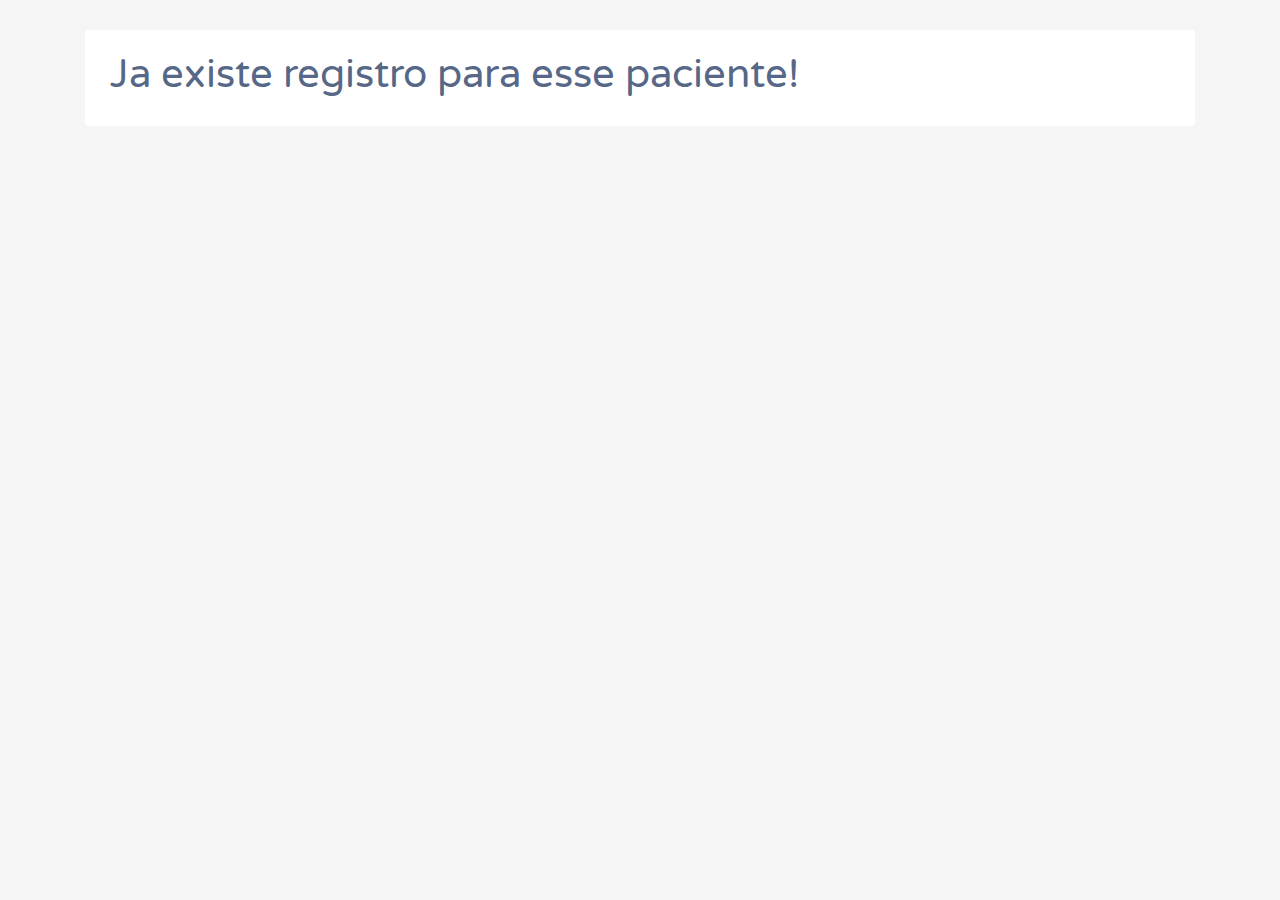
<file: src/main/resources/templates/exames/erro.html>
<!DOCTYPE html SYSTEM "http://www.thymeleaf.org/dtd/xhtml1-strict-thymeleaf-spring4-4.dtd">
<html xmlns="http://www.w3.org/1999/xhtml"
	xmlns:th="http://www.thymeleaf.org">
<head>
<meta charset="utf-8">
<meta name="viewport"
	content="width=device-width, initial-scale=1, shrink-to-fit=no">
<title>CRUD SOC</title>
<link rel="stylesheet"
	href="https://fonts.googleapis.com/css?family=Roboto|Varela+Round">
<link rel="stylesheet"
	href="https://stackpath.bootstrapcdn.com/bootstrap/4.5.0/css/bootstrap.min.css">
<link rel="stylesheet"
	href="https://fonts.googleapis.com/icon?family=Material+Icons">
<link rel="stylesheet"
	href="https://maxcdn.bootstrapcdn.com/font-awesome/4.7.0/css/font-awesome.min.css">
<script src="https://code.jquery.com/jquery-3.5.1.min.js"></script>
<script
	src="https://cdn.jsdelivr.net/npm/popper.js@1.16.0/dist/umd/popper.min.js"></script>
<script
	src="https://stackpath.bootstrapcdn.com/bootstrap/4.5.0/js/bootstrap.min.js"></script>
<style>
body {
	color: #566787;
	background: #f5f5f5;
	font-family: 'Varela Round', sans-serif;
	font-size: 13px;
}

.table-responsive {
	margin: 30px 0;
}

.table-wrapper {
	background: #fff;
	padding: 20px 25px;
	border-radius: 3px;
	min-width: 1000px;
	box-shadow: 0 1px 1px rgba(0, 0, 0, .05);
}

.table-title {
	padding-bottom: 15px;
	background: #435d7d;
	color: #fff;
	padding: 16px 30px;
	min-width: 100%;
	margin: -20px -25px 10px;
	border-radius: 3px 3px 0 0;
}

.table-title h2 {
	margin: 5px 0 0;
	font-size: 24px;
}

.table-title .btn-group {
	float: right;
}

.table-title .btn {
	color: #fff;
	float: right;
	font-size: 13px;
	border: none;
	min-width: 50px;
	border-radius: 2px;
	border: none;
	outline: none !important;
	margin-left: 10px;
}

.table-title .btn i {
	float: left;
	font-size: 21px;
	margin-right: 5px;
}

.table-title .btn span {
	float: left;
	margin-top: 2px;
}

table.table tr th, table.table tr td {
	border-color: #e9e9e9;
	padding: 12px 15px;
	vertical-align: middle;
}

table.table tr th:first-child {
	width: 60px;
}

table.table tr th:last-child {
	width: 100px;
}

table.table-striped tbody tr:nth-of-type(odd) {
	background-color: #fcfcfc;
}

table.table-striped.table-hover tbody tr:hover {
	background: #f5f5f5;
}

table.table th i {
	font-size: 13px;
	margin: 0 5px;
	cursor: pointer;
}

table.table td:last-child i {
	opacity: 0.9;
	font-size: 22px;
	margin: 0 5px;
}

table.table td a {
	font-weight: bold;
	color: #566787;
	display: inline-block;
	text-decoration: none;
	outline: none !important;
}

table.table td a:hover {
	color: #2196F3;
}

table.table td a.edit {
	color: #FFC107;
}

table.table td a.delete {
	color: #F44336;
}

table.table td i {
	font-size: 19px;
}

table.table .avatar {
	border-radius: 50%;
	vertical-align: middle;
	margin-right: 10px;
}

.pagination {
	float: right;
	margin: 0 0 5px;
}

.pagination li a {
	border: none;
	font-size: 13px;
	min-width: 30px;
	min-height: 30px;
	color: #999;
	margin: 0 2px;
	line-height: 30px;
	border-radius: 2px !important;
	text-align: center;
	padding: 0 6px;
}

.pagination li a:hover {
	color: #666;
}

.pagination li.active a, .pagination li.active a.page-link {
	background: #03A9F4;
}

.pagination li.active a:hover {
	background: #0397d6;
}

.pagination li.disabled i {
	color: #ccc;
}

.pagination li i {
	font-size: 16px;
	padding-top: 6px
}

.hint-text {
	float: left;
	margin-top: 10px;
	font-size: 13px;
}
/* Custom checkbox */
.custom-checkbox {
	position: relative;
}

.custom-checkbox input[type="checkbox"] {
	opacity: 0;
	position: absolute;
	margin: 5px 0 0 3px;
	z-index: 9;
}

.custom-checkbox label:before {
	width: 18px;
	height: 18px;
}

.custom-checkbox label:before {
	content: '';
	margin-right: 10px;
	display: inline-block;
	vertical-align: text-top;
	background: white;
	border: 1px solid #bbb;
	border-radius: 2px;
	box-sizing: border-box;
	z-index: 2;
}

.custom-checkbox input[type="checkbox"]:checked+label:after {
	content: '';
	position: absolute;
	left: 6px;
	top: 3px;
	width: 6px;
	height: 11px;
	border: solid #000;
	border-width: 0 3px 3px 0;
	transform: inherit;
	z-index: 3;
	transform: rotateZ(45deg);
}

.custom-checkbox input[type="checkbox"]:checked+label:before {
	border-color: #03A9F4;
	background: #03A9F4;
}

.custom-checkbox input[type="checkbox"]:checked+label:after {
	border-color: #fff;
}

.custom-checkbox input[type="checkbox"]:disabled+label:before {
	color: #b8b8b8;
	cursor: auto;
	box-shadow: none;
	background: #ddd;
}
/* Modal styles */
.modal .modal-dialog {
	max-width: 400px;
}

.modal .modal-header, .modal .modal-body, .modal .modal-footer {
	padding: 20px 30px;
}

.modal .modal-content {
	border-radius: 3px;
	font-size: 14px;
}

.modal .modal-footer {
	background: #ecf0f1;
	border-radius: 0 0 3px 3px;
}

.modal .modal-title {
	display: inline-block;
}

.modal .form-control {
	border-radius: 2px;
	box-shadow: none;
	border-color: #dddddd;
}

.modal textarea.form-control {
	resize: vertical;
}

.modal .btn {
	border-radius: 2px;
	min-width: 100px;
}

.modal form label {
	font-weight: normal;
}
</style>
<script>
$(document).ready(function(){
	// Activate tooltip
	$('[data-toggle="tooltip"]').tooltip();
	
	// Select/Deselect checkboxes
	var checkbox = $('table tbody input[type="checkbox"]');
	$("#selectAll").click(function(){
		if(this.checked){
			checkbox.each(function(){
				this.checked = true;                        
			});
		} else{
			checkbox.each(function(){
				this.checked = false;                        
			});
		} 
	});
	checkbox.click(function(){
		if(!this.checked){
			$("#selectAll").prop("checked", false);
		}
	});
});
</script>
</head>

<body>
    <header></header>

    <main>
        <div class="container-xl">
		<div class="table-responsive">
		<div class="table-wrapper">
                    <h1>Ja existe registro para esse paciente!</h1>
            </div>
                </div>
            </div>
        </div>
    </main>

</body>
</html>
</file>
<file: src/main/resources/static/assets/Medilab/assets/css/style.css>
/**
* Template Name: Medilab - v4.7.1
* Template URL: https://bootstrapmade.com/medilab-free-medical-bootstrap-theme/
* Author: BootstrapMade.com
* License: https://bootstrapmade.com/license/
*/

/*--------------------------------------------------------------
# General
--------------------------------------------------------------*/
body {
  font-family: "Open Sans", sans-serif;
  color: #444444;
}

a {
  color: #1977cc;
  text-decoration: none;
}

a:hover {
  color: #3291e6;
  text-decoration: none;
}

h1, h2, h3, h4, h5, h6 {
  font-family: "Raleway", sans-serif;
}

/*--------------------------------------------------------------
# Preloader
--------------------------------------------------------------*/
#preloader {
  position: fixed;
  top: 0;
  left: 0;
  right: 0;
  bottom: 0;
  z-index: 9999;
  overflow: hidden;
  background: #fff;
}

#preloader:before {
  content: "";
  position: fixed;
  top: calc(50% - 30px);
  left: calc(50% - 30px);
  border: 6px solid #1977cc;
  border-top-color: #d1e6f9;
  border-radius: 50%;
  width: 60px;
  height: 60px;
  -webkit-animation: animate-preloader 1s linear infinite;
  animation: animate-preloader 1s linear infinite;
}

@-webkit-keyframes animate-preloader {
  0% {
    transform: rotate(0deg);
  }
  100% {
    transform: rotate(360deg);
  }
}

@keyframes animate-preloader {
  0% {
    transform: rotate(0deg);
  }
  100% {
    transform: rotate(360deg);
  }
}
/*--------------------------------------------------------------
# Back to top button
--------------------------------------------------------------*/
.back-to-top {
  position: fixed;
  visibility: hidden;
  opacity: 0;
  right: 15px;
  bottom: 15px;
  z-index: 996;
  background: #1977cc;
  width: 40px;
  height: 40px;
  border-radius: 4px;
  transition: all 0.4s;
}
.back-to-top i {
  font-size: 28px;
  color: #fff;
  line-height: 0;
}
.back-to-top:hover {
  background: #298ce5;
  color: #fff;
}
.back-to-top.active {
  visibility: visible;
  opacity: 1;
}

.datepicker-dropdown {
  padding: 20px !important;
}

/*--------------------------------------------------------------
# Top Bar
--------------------------------------------------------------*/
#topbar {
  background: #fff;
  height: 40px;
  font-size: 14px;
  transition: all 0.5s;
  z-index: 996;
}
#topbar.topbar-scrolled {
  top: -40px;
}
#topbar .contact-info a {
  line-height: 1;
  color: #444444;
  transition: 0.3s;
}
#topbar .contact-info a:hover {
  color: #1977cc;
}
#topbar .contact-info i {
  color: #1977cc;
  padding-right: 4px;
  margin-left: 15px;
  line-height: 0;
}
#topbar .contact-info i:first-child {
  margin-left: 0;
}
#topbar .social-links a {
  color: #437099;
  padding-left: 15px;
  display: inline-block;
  line-height: 1px;
  transition: 0.3s;
}
#topbar .social-links a:hover {
  color: #1977cc;
}
#topbar .social-links a:first-child {
  border-left: 0;
}

/*--------------------------------------------------------------
# Header
--------------------------------------------------------------*/
#header {
  background: #fff;
  transition: all 0.5s;
  z-index: 997;
  padding: 15px 0;
  top: 40px;
  box-shadow: 0px 2px 15px rgba(25, 119, 204, 0.1);
}
#header.header-scrolled {
  top: 0;
}
#header .logo {
  font-size: 30px;
  margin: 0;
  padding: 0;
  line-height: 1;
  font-weight: 700;
  letter-spacing: 0.5px;
  font-family: "Poppins", sans-serif;
}
#header .logo a {
  color: #2c4964;
}
#header .logo img {
  max-height: 40px;
}

/**
* Appointment Button *
*/
.appointment-btn {
  margin-left: 25px;
  background: #1977cc;
  color: #fff;
  border-radius: 50px;
  padding: 8px 25px;
  white-space: nowrap;
  transition: 0.3s;
  font-size: 14px;
  display: inline-block;
}
.appointment-btn:hover {
  background: #166ab5;
  color: #fff;
}
@media (max-width: 768px) {
  .appointment-btn {
    margin: 0 15px 0 0;
    padding: 6px 18px;
  }
}

/*--------------------------------------------------------------
# Navigation Menu
--------------------------------------------------------------*/
/**
* Desktop Navigation 
*/
.navbar {
  padding: 0;
}
.navbar ul {
  margin: 0;
  padding: 0;
  display: flex;
  list-style: none;
  align-items: center;
}
.navbar li {
  position: relative;
}
.navbar > ul > li {
  position: relative;
  white-space: nowrap;
  padding: 8px 0 8px 20px;
}
.navbar a, .navbar a:focus {
  display: flex;
  align-items: center;
  justify-content: space-between;
  font-size: 14px;
  color: #2c4964;
  white-space: nowrap;
  transition: 0.3s;
  border-bottom: 2px solid #fff;
  padding: 5px 2px;
}
.navbar a i, .navbar a:focus i {
  font-size: 12px;
  line-height: 0;
  margin-left: 5px;
}
.navbar a:hover, .navbar .active, .navbar .active:focus, .navbar li:hover > a {
  color: #1977cc;
  border-color: #1977cc;
}
.navbar .dropdown ul {
  display: block;
  position: absolute;
  left: 20px;
  top: calc(100% + 30px);
  margin: 0;
  padding: 10px 0;
  z-index: 99;
  opacity: 0;
  visibility: hidden;
  background: #fff;
  box-shadow: 0px 0px 30px rgba(127, 137, 161, 0.25);
  transition: 0.3s;
}
.navbar .dropdown ul li {
  min-width: 200px;
}
.navbar .dropdown ul a {
  padding: 10px 20px;
  font-size: 14px;
  font-weight: 500;
  text-transform: none;
  color: #082744;
  border: none;
}
.navbar .dropdown ul a i {
  font-size: 12px;
}
.navbar .dropdown ul a:hover, .navbar .dropdown ul .active:hover, .navbar .dropdown ul li:hover > a {
  color: #1977cc;
}
.navbar .dropdown:hover > ul {
  opacity: 1;
  top: 100%;
  visibility: visible;
}
.navbar .dropdown .dropdown ul {
  top: 0;
  left: calc(100% - 30px);
  visibility: hidden;
}
.navbar .dropdown .dropdown:hover > ul {
  opacity: 1;
  top: 0;
  left: 100%;
  visibility: visible;
}
@media (max-width: 1366px) {
  .navbar .dropdown .dropdown ul {
    left: -90%;
  }
  .navbar .dropdown .dropdown:hover > ul {
    left: -100%;
  }
}

/**
* Mobile Navigation 
*/
.mobile-nav-toggle {
  color: #2c4964;
  font-size: 28px;
  cursor: pointer;
  display: none;
  line-height: 0;
  transition: 0.5s;
}
.mobile-nav-toggle.bi-x {
  color: #fff;
}

@media (max-width: 991px) {
  .mobile-nav-toggle {
    display: block;
  }

  .navbar ul {
    display: none;
  }
}
.navbar-mobile {
  position: fixed;
  overflow: hidden;
  top: 0;
  right: 0;
  left: 0;
  bottom: 0;
  background: rgba(28, 47, 65, 0.9);
  transition: 0.3s;
  z-index: 999;
}
.navbar-mobile .mobile-nav-toggle {
  position: absolute;
  top: 15px;
  right: 15px;
}
.navbar-mobile ul {
  display: block;
  position: absolute;
  top: 55px;
  right: 15px;
  bottom: 15px;
  left: 15px;
  padding: 10px 0;
  background-color: #fff;
  overflow-y: auto;
  transition: 0.3s;
}
.navbar-mobile > ul > li {
  padding: 0;
}
.navbar-mobile a, .navbar-mobile a:focus {
  padding: 10px 20px;
  font-size: 15px;
  color: #2c4964;
  border: none;
}
.navbar-mobile a:hover, .navbar-mobile .active, .navbar-mobile li:hover > a {
  color: #1977cc;
}
.navbar-mobile .getstarted, .navbar-mobile .getstarted:focus {
  margin: 15px;
}
.navbar-mobile .dropdown ul {
  position: static;
  display: none;
  margin: 10px 20px;
  padding: 10px 0;
  z-index: 99;
  opacity: 1;
  visibility: visible;
  background: #fff;
  box-shadow: 0px 0px 30px rgba(127, 137, 161, 0.25);
}
.navbar-mobile .dropdown ul li {
  min-width: 200px;
}
.navbar-mobile .dropdown ul a {
  padding: 10px 20px;
}
.navbar-mobile .dropdown ul a i {
  font-size: 12px;
}
.navbar-mobile .dropdown ul a:hover, .navbar-mobile .dropdown ul .active:hover, .navbar-mobile .dropdown ul li:hover > a {
  color: #1977cc;
}
.navbar-mobile .dropdown > .dropdown-active {
  display: block;
}

/*--------------------------------------------------------------
# Hero Section
--------------------------------------------------------------*/
#hero {
  width: 100%;
  height: 90vh;
  background: url("../img/hero-bg.jpg") top center;
  background-size: cover;
  margin-bottom: -200px;
}
#hero .container {
  position: relative;
}
#hero h1 {
  margin: 0;
  font-size: 48px;
  font-weight: 700;
  line-height: 56px;
  text-transform: uppercase;
  color: #2c4964;
}
#hero h2 {
  color: #2c4964;
  margin: 10px 0 0 0;
  font-size: 24px;
}
#hero .btn-get-started {
  font-family: "Raleway", sans-serif;
  text-transform: uppercase;
  font-weight: 500;
  font-size: 14px;
  letter-spacing: 1px;
  display: inline-block;
  padding: 12px 35px;
  margin-top: 30px;
  border-radius: 50px;
  transition: 0.5s;
  color: #fff;
  background: #1977cc;
}
#hero .btn-get-started:hover {
  background: #3291e6;
}
@media (min-width: 1024px) {
  #hero {
    background-attachment: fixed;
  }
}
@media (max-width: 992px) {
  #hero {
    margin-bottom: 0;
    height: 100vh;
  }
  #hero .container {
    padding-bottom: 63px;
  }
  #hero h1 {
    font-size: 28px;
    line-height: 36px;
  }
  #hero h2 {
    font-size: 18px;
    line-height: 24px;
    margin-bottom: 30px;
  }
}
@media (max-height: 600px) {
  #hero {
    height: 110vh;
  }
}

/*--------------------------------------------------------------
# Sections General
--------------------------------------------------------------*/
section {
  padding: 60px 0;
  overflow: hidden;
}

.section-bg {
  background-color: #f1f7fd;
}

.section-title {
  text-align: center;
  padding-bottom: 30px;
}
.section-title h2 {
  font-size: 32px;
  font-weight: bold;
  margin-bottom: 20px;
  padding-bottom: 20px;
  position: relative;
  color: #2c4964;
}
.section-title h2::before {
  content: "";
  position: absolute;
  display: block;
  width: 120px;
  height: 1px;
  background: #ddd;
  bottom: 1px;
  left: calc(50% - 60px);
}
.section-title h2::after {
  content: "";
  position: absolute;
  display: block;
  width: 40px;
  height: 3px;
  background: #1977cc;
  bottom: 0;
  left: calc(50% - 20px);
}
.section-title p {
  margin-bottom: 0;
}

/*--------------------------------------------------------------
# Breadcrumbs
--------------------------------------------------------------*/
.breadcrumbs {
  padding: 20px 0;
  background-color: #f1f7fd;
  min-height: 40px;
  margin-top: 120px;
}
@media (max-width: 992px) {
  .breadcrumbs {
    margin-top: 100px;
  }
}
.breadcrumbs h2 {
  font-size: 24px;
  font-weight: 300;
  margin: 0;
}
@media (max-width: 992px) {
  .breadcrumbs h2 {
    margin: 0 0 10px 0;
  }
}
.breadcrumbs ol {
  display: flex;
  flex-wrap: wrap;
  list-style: none;
  padding: 0;
  margin: 0;
  font-size: 14px;
}
.breadcrumbs ol li + li {
  padding-left: 10px;
}
.breadcrumbs ol li + li::before {
  display: inline-block;
  padding-right: 10px;
  color: #6c757d;
  content: "/";
}
@media (max-width: 768px) {
  .breadcrumbs .d-flex {
    display: block !important;
  }
  .breadcrumbs ol {
    display: block;
  }
  .breadcrumbs ol li {
    display: inline-block;
  }
}

/*--------------------------------------------------------------
# Why Us
--------------------------------------------------------------*/
.why-us .content {
  padding: 30px;
  background: #1977cc;
  border-radius: 4px;
  color: #fff;
}
.why-us .content h3 {
  font-weight: 700;
  font-size: 34px;
  margin-bottom: 30px;
}
.why-us .content p {
  margin-bottom: 30px;
}
.why-us .content .more-btn {
  display: inline-block;
  background: rgba(255, 255, 255, 0.2);
  padding: 6px 30px 8px 30px;
  color: #fff;
  border-radius: 50px;
  transition: all ease-in-out 0.4s;
}
.why-us .content .more-btn i {
  font-size: 14px;
}
.why-us .content .more-btn:hover {
  color: #1977cc;
  background: #fff;
}
.why-us .icon-boxes .icon-box {
  text-align: center;
  border-radius: 10px;
  background: #fff;
  box-shadow: 0px 2px 15px rgba(0, 0, 0, 0.1);
  padding: 40px 30px;
  width: 100%;
}
.why-us .icon-boxes .icon-box i {
  font-size: 40px;
  color: #1977cc;
  margin-bottom: 30px;
}
.why-us .icon-boxes .icon-box h4 {
  font-size: 20px;
  font-weight: 700;
  margin: 0 0 30px 0;
}
.why-us .icon-boxes .icon-box p {
  font-size: 15px;
  color: #848484;
}

/*--------------------------------------------------------------
# About
--------------------------------------------------------------*/
.about .icon-boxes h4 {
  font-size: 18px;
  color: #4b7dab;
  margin-bottom: 15px;
}
.about .icon-boxes h3 {
  font-size: 28px;
  font-weight: 700;
  color: #2c4964;
  margin-bottom: 15px;
}
.about .icon-box {
  margin-top: 40px;
}
.about .icon-box .icon {
  float: left;
  display: flex;
  align-items: center;
  justify-content: center;
  width: 64px;
  height: 64px;
  border: 2px solid #8dc2f1;
  border-radius: 50px;
  transition: 0.5s;
}
.about .icon-box .icon i {
  color: #1977cc;
  font-size: 32px;
}
.about .icon-box:hover .icon {
  background: #1977cc;
  border-color: #1977cc;
}
.about .icon-box:hover .icon i {
  color: #fff;
}
.about .icon-box .title {
  margin-left: 85px;
  font-weight: 700;
  margin-bottom: 10px;
  font-size: 18px;
}
.about .icon-box .title a {
  color: #343a40;
  transition: 0.3s;
}
.about .icon-box .title a:hover {
  color: #1977cc;
}
.about .icon-box .description {
  margin-left: 85px;
  line-height: 24px;
  font-size: 14px;
}
.about .video-box {
  background: url("../img/about.jpg") center center no-repeat;
  background-size: cover;
  min-height: 500px;
}
.about .play-btn {
  width: 94px;
  height: 94px;
  background: radial-gradient(#1977cc 50%, rgba(25, 119, 204, 0.4) 52%);
  border-radius: 50%;
  display: block;
  position: absolute;
  left: calc(50% - 47px);
  top: calc(50% - 47px);
  overflow: hidden;
}
.about .play-btn::after {
  content: "";
  position: absolute;
  left: 50%;
  top: 50%;
  transform: translateX(-40%) translateY(-50%);
  width: 0;
  height: 0;
  border-top: 10px solid transparent;
  border-bottom: 10px solid transparent;
  border-left: 15px solid #fff;
  z-index: 100;
  transition: all 400ms cubic-bezier(0.55, 0.055, 0.675, 0.19);
}
.about .play-btn::before {
  content: "";
  position: absolute;
  width: 120px;
  height: 120px;
  -webkit-animation-delay: 0s;
  animation-delay: 0s;
  -webkit-animation: pulsate-btn 2s;
  animation: pulsate-btn 2s;
  -webkit-animation-direction: forwards;
  animation-direction: forwards;
  -webkit-animation-iteration-count: infinite;
  animation-iteration-count: infinite;
  -webkit-animation-timing-function: steps;
  animation-timing-function: steps;
  opacity: 1;
  border-radius: 50%;
  border: 5px solid rgba(25, 119, 204, 0.7);
  top: -15%;
  left: -15%;
  background: rgba(198, 16, 0, 0);
}
.about .play-btn:hover::after {
  border-left: 15px solid #1977cc;
  transform: scale(20);
}
.about .play-btn:hover::before {
  content: "";
  position: absolute;
  left: 50%;
  top: 50%;
  transform: translateX(-40%) translateY(-50%);
  width: 0;
  height: 0;
  border: none;
  border-top: 10px solid transparent;
  border-bottom: 10px solid transparent;
  border-left: 15px solid #fff;
  z-index: 200;
  -webkit-animation: none;
  animation: none;
  border-radius: 0;
}

@-webkit-keyframes pulsate-btn {
  0% {
    transform: scale(0.6, 0.6);
    opacity: 1;
  }
  100% {
    transform: scale(1, 1);
    opacity: 0;
  }
}

@keyframes pulsate-btn {
  0% {
    transform: scale(0.6, 0.6);
    opacity: 1;
  }
  100% {
    transform: scale(1, 1);
    opacity: 0;
  }
}
/*--------------------------------------------------------------
# Counts
--------------------------------------------------------------*/
.counts {
  background: #f1f7fd;
  padding: 70px 0 60px;
}
.counts .count-box {
  padding: 30px 30px 25px 30px;
  width: 100%;
  position: relative;
  text-align: center;
  background: #fff;
}
.counts .count-box i {
  position: absolute;
  top: -25px;
  left: 50%;
  transform: translateX(-50%);
  font-size: 20px;
  background: #1977cc;
  color: #fff;
  border-radius: 50px;
  display: inline-flex;
  align-items: center;
  justify-content: center;
  width: 48px;
  height: 48px;
}
.counts .count-box span {
  font-size: 36px;
  display: block;
  font-weight: 600;
  color: #082744;
}
.counts .count-box p {
  padding: 0;
  margin: 0;
  font-family: "Raleway", sans-serif;
  font-size: 14px;
}

/*--------------------------------------------------------------
# Services
--------------------------------------------------------------*/
.services .icon-box {
  text-align: center;
  border: 1px solid #d5e1ed;
  padding: 80px 20px;
  transition: all ease-in-out 0.3s;
}
.services .icon-box .icon {
  margin: 0 auto;
  width: 64px;
  height: 64px;
  background: #1977cc;
  border-radius: 5px;
  transition: all 0.3s ease-out 0s;
  display: flex;
  align-items: center;
  justify-content: center;
  margin-bottom: 20px;
  transform-style: preserve-3d;
}
.services .icon-box .icon i {
  color: #fff;
  font-size: 28px;
}
.services .icon-box .icon::before {
  position: absolute;
  content: "";
  left: -8px;
  top: -8px;
  height: 100%;
  width: 100%;
  background: #badaf7;
  border-radius: 5px;
  transition: all 0.3s ease-out 0s;
  transform: translateZ(-1px);
}
.services .icon-box h4 {
  font-weight: 700;
  margin-bottom: 15px;
  font-size: 24px;
}
.services .icon-box h4 a {
  color: #2c4964;
}
.services .icon-box p {
  line-height: 24px;
  font-size: 14px;
  margin-bottom: 0;
}
.services .icon-box:hover {
  background: #1977cc;
  border-color: #1977cc;
}
.services .icon-box:hover .icon {
  background: #fff;
}
.services .icon-box:hover .icon i {
  color: #1977cc;
}
.services .icon-box:hover .icon::before {
  background: #3291e6;
}
.services .icon-box:hover h4 a, .services .icon-box:hover p {
  color: #fff;
}

/*--------------------------------------------------------------
# Appointments
--------------------------------------------------------------*/
.appointment .php-email-form {
  width: 100%;
}
.appointment .php-email-form .form-group {
  padding-bottom: 8px;
}
.appointment .php-email-form .validate {
  display: none;
  color: red;
  margin: 0 0 15px 0;
  font-weight: 400;
  font-size: 13px;
}
.appointment .php-email-form .error-message {
  display: none;
  color: #fff;
  background: #ed3c0d;
  text-align: left;
  padding: 15px;
  font-weight: 600;
}
.appointment .php-email-form .error-message br + br {
  margin-top: 25px;
}
.appointment .php-email-form .sent-message {
  display: none;
  color: #fff;
  background: #18d26e;
  text-align: center;
  padding: 15px;
  font-weight: 600;
}
.appointment .php-email-form .loading {
  display: none;
  background: #fff;
  text-align: center;
  padding: 15px;
}
.appointment .php-email-form .loading:before {
  content: "";
  display: inline-block;
  border-radius: 50%;
  width: 24px;
  height: 24px;
  margin: 0 10px -6px 0;
  border: 3px solid #18d26e;
  border-top-color: #eee;
  -webkit-animation: animate-loading 1s linear infinite;
  animation: animate-loading 1s linear infinite;
}
.appointment .php-email-form input, .appointment .php-email-form textarea, .appointment .php-email-form select {
  border-radius: 0;
  box-shadow: none;
  font-size: 14px;
  padding: 10px !important;
}
.appointment .php-email-form input:focus, .appointment .php-email-form textarea:focus, .appointment .php-email-form select:focus {
  border-color: #1977cc;
}
.appointment .php-email-form input, .appointment .php-email-form select {
  height: 44px;
}
.appointment .php-email-form textarea {
  padding: 10px 12px;
}
.appointment .php-email-form button[type=submit] {
  background: #1977cc;
  border: 0;
  padding: 10px 35px;
  color: #fff;
  transition: 0.4s;
  border-radius: 50px;
}
.appointment .php-email-form button[type=submit]:hover {
  background: #1c84e3;
}

/*--------------------------------------------------------------
# Departments
--------------------------------------------------------------*/
.departments {
  overflow: hidden;
}
.departments .nav-tabs {
  border: 0;
}
.departments .nav-link {
  border: 0;
  padding: 12px 15px 12px 0;
  transition: 0.3s;
  color: #2c4964;
  border-radius: 0;
  border-right: 2px solid #ebf1f6;
  font-weight: 600;
  font-size: 15px;
}
.departments .nav-link:hover {
  color: #1977cc;
}
.departments .nav-link.active {
  color: #1977cc;
  border-color: #1977cc;
}
.departments .tab-pane.active {
  -webkit-animation: fadeIn 0.5s ease-out;
  animation: fadeIn 0.5s ease-out;
}
.departments .details h3 {
  font-size: 26px;
  font-weight: 600;
  margin-bottom: 20px;
  color: #2c4964;
}
.departments .details p {
  color: #777777;
}
.departments .details p:last-child {
  margin-bottom: 0;
}
@media (max-width: 992px) {
  .departments .nav-link {
    border: 0;
    padding: 15px;
  }
  .departments .nav-link.active {
    color: #fff;
    background: #1977cc;
  }
}

/*--------------------------------------------------------------
# Doctors
--------------------------------------------------------------*/
.doctors {
  background: #fff;
}
.doctors .member {
  position: relative;
  box-shadow: 0px 2px 15px rgba(44, 73, 100, 0.08);
  padding: 30px;
  border-radius: 10px;
}
.doctors .member .pic {
  overflow: hidden;
  width: 180px;
  border-radius: 50%;
}
.doctors .member .pic img {
  transition: ease-in-out 0.3s;
}
.doctors .member:hover img {
  transform: scale(1.1);
}
.doctors .member .member-info {
  padding-left: 30px;
}
.doctors .member h4 {
  font-weight: 700;
  margin-bottom: 5px;
  font-size: 20px;
  color: #2c4964;
}
.doctors .member span {
  display: block;
  font-size: 15px;
  padding-bottom: 10px;
  position: relative;
  font-weight: 500;
}
.doctors .member span::after {
  content: "";
  position: absolute;
  display: block;
  width: 50px;
  height: 1px;
  background: #b2c8dd;
  bottom: 0;
  left: 0;
}
.doctors .member p {
  margin: 10px 0 0 0;
  font-size: 14px;
}
.doctors .member .social {
  margin-top: 12px;
  display: flex;
  align-items: center;
  justify-content: flex-start;
}
.doctors .member .social a {
  transition: ease-in-out 0.3s;
  display: flex;
  align-items: center;
  justify-content: center;
  border-radius: 50px;
  width: 32px;
  height: 32px;
  background: #a0bcd5;
}
.doctors .member .social a i {
  color: #fff;
  font-size: 16px;
  margin: 0 2px;
}
.doctors .member .social a:hover {
  background: #1977cc;
}
.doctors .member .social a + a {
  margin-left: 8px;
}

/*--------------------------------------------------------------
# Frequently Asked Questions
--------------------------------------------------------------*/
.faq .faq-list {
  padding: 0 100px;
}
.faq .faq-list ul {
  padding: 0;
  list-style: none;
}
.faq .faq-list li + li {
  margin-top: 15px;
}
.faq .faq-list li {
  padding: 20px;
  background: #fff;
  border-radius: 4px;
  position: relative;
}
.faq .faq-list a {
  display: block;
  position: relative;
  font-family: "Poppins", sans-serif;
  font-size: 16px;
  line-height: 24px;
  font-weight: 500;
  padding: 0 30px;
  outline: none;
  cursor: pointer;
}
.faq .faq-list .icon-help {
  font-size: 24px;
  position: absolute;
  right: 0;
  left: 20px;
  color: #76b5ee;
}
.faq .faq-list .icon-show, .faq .faq-list .icon-close {
  font-size: 24px;
  position: absolute;
  right: 0;
  top: 0;
}
.faq .faq-list p {
  margin-bottom: 0;
  padding: 10px 0 0 0;
}
.faq .faq-list .icon-show {
  display: none;
}
.faq .faq-list a.collapsed {
  color: #343a40;
}
.faq .faq-list a.collapsed:hover {
  color: #1977cc;
}
.faq .faq-list a.collapsed .icon-show {
  display: inline-block;
}
.faq .faq-list a.collapsed .icon-close {
  display: none;
}
@media (max-width: 1200px) {
  .faq .faq-list {
    padding: 0;
  }
}

/*--------------------------------------------------------------
# Testimonials
--------------------------------------------------------------*/
.testimonials .testimonial-wrap {
  padding-left: 50px;
}
.testimonials .testimonials-carousel, .testimonials .testimonials-slider {
  overflow: hidden;
}
.testimonials .testimonial-item {
  box-sizing: content-box;
  padding: 30px 30px 30px 60px;
  margin: 30px 15px;
  min-height: 200px;
  box-shadow: 0px 2px 12px rgba(44, 73, 100, 0.08);
  position: relative;
  background: #fff;
}
.testimonials .testimonial-item .testimonial-img {
  width: 90px;
  border-radius: 10px;
  border: 6px solid #fff;
  position: absolute;
  left: -45px;
}
.testimonials .testimonial-item h3 {
  font-size: 18px;
  font-weight: bold;
  margin: 10px 0 5px 0;
  color: #111;
}
.testimonials .testimonial-item h4 {
  font-size: 14px;
  color: #999;
  margin: 0;
}
.testimonials .testimonial-item .quote-icon-left, .testimonials .testimonial-item .quote-icon-right {
  color: #badaf7;
  font-size: 26px;
}
.testimonials .testimonial-item .quote-icon-left {
  display: inline-block;
  left: -5px;
  position: relative;
}
.testimonials .testimonial-item .quote-icon-right {
  display: inline-block;
  right: -5px;
  position: relative;
  top: 10px;
}
.testimonials .testimonial-item p {
  font-style: italic;
  margin: 15px auto 15px auto;
}
.testimonials .swiper-pagination {
  margin-top: 20px;
  position: relative;
}
.testimonials .swiper-pagination .swiper-pagination-bullet {
  width: 12px;
  height: 12px;
  background-color: #fff;
  opacity: 1;
  border: 1px solid #1977cc;
}
.testimonials .swiper-pagination .swiper-pagination-bullet-active {
  background-color: #1977cc;
}
@media (max-width: 767px) {
  .testimonials .testimonial-wrap {
    padding-left: 0;
  }
  .testimonials .testimonials-carousel, .testimonials .testimonials-slider {
    overflow: hidden;
  }
  .testimonials .testimonial-item {
    padding: 30px;
    margin: 15px;
  }
  .testimonials .testimonial-item .testimonial-img {
    position: static;
    left: auto;
  }
}

/*--------------------------------------------------------------
# Gallery
--------------------------------------------------------------*/
.gallery .gallery-item {
  overflow: hidden;
  border-right: 3px solid #fff;
  border-bottom: 3px solid #fff;
}
.gallery .gallery-item img {
  transition: all ease-in-out 0.4s;
}
.gallery .gallery-item:hover img {
  transform: scale(1.1);
}

/*--------------------------------------------------------------
# Contact
--------------------------------------------------------------*/
.contact .info {
  width: 100%;
  background: #fff;
}
.contact .info i {
  font-size: 20px;
  color: #1977cc;
  float: left;
  width: 44px;
  height: 44px;
  background: #d6e9fa;
  display: flex;
  justify-content: center;
  align-items: center;
  border-radius: 50px;
  transition: all 0.3s ease-in-out;
}
.contact .info h4 {
  padding: 0 0 0 60px;
  font-size: 22px;
  font-weight: 600;
  margin-bottom: 5px;
  color: #2c4964;
}
.contact .info p {
  padding: 0 0 0 60px;
  margin-bottom: 0;
  font-size: 14px;
  color: #4b7dab;
}
.contact .info .email, .contact .info .phone {
  margin-top: 40px;
}
.contact .info .email:hover i, .contact .info .address:hover i, .contact .info .phone:hover i {
  background: #1977cc;
  color: #fff;
}
.contact .php-email-form {
  width: 100%;
  background: #fff;
}
.contact .php-email-form .form-group {
  padding-bottom: 8px;
}
.contact .php-email-form .error-message {
  display: none;
  color: #fff;
  background: #ed3c0d;
  text-align: left;
  padding: 15px;
  font-weight: 600;
}
.contact .php-email-form .error-message br + br {
  margin-top: 25px;
}
.contact .php-email-form .sent-message {
  display: none;
  color: #fff;
  background: #18d26e;
  text-align: center;
  padding: 15px;
  font-weight: 600;
}
.contact .php-email-form .loading {
  display: none;
  background: #fff;
  text-align: center;
  padding: 15px;
}
.contact .php-email-form .loading:before {
  content: "";
  display: inline-block;
  border-radius: 50%;
  width: 24px;
  height: 24px;
  margin: 0 10px -6px 0;
  border: 3px solid #18d26e;
  border-top-color: #eee;
  -webkit-animation: animate-loading 1s linear infinite;
  animation: animate-loading 1s linear infinite;
}
.contact .php-email-form input, .contact .php-email-form textarea {
  border-radius: 0;
  box-shadow: none;
  font-size: 14px;
}
.contact .php-email-form input {
  height: 44px;
}
.contact .php-email-form textarea {
  padding: 10px 12px;
}
.contact .php-email-form button[type=submit] {
  background: #1977cc;
  border: 0;
  padding: 10px 35px;
  color: #fff;
  transition: 0.4s;
  border-radius: 50px;
}
.contact .php-email-form button[type=submit]:hover {
  background: #1c84e3;
}
@-webkit-keyframes animate-loading {
  0% {
    transform: rotate(0deg);
  }
  100% {
    transform: rotate(360deg);
  }
}
@keyframes animate-loading {
  0% {
    transform: rotate(0deg);
  }
  100% {
    transform: rotate(360deg);
  }
}

/*--------------------------------------------------------------
# Footer
--------------------------------------------------------------*/
#footer {
  color: #444444;
  font-size: 14px;
  background: #f1f7fd;
}
#footer .footer-top {
  padding: 60px 0 30px 0;
  background: #fff;
  box-shadow: 0px 2px 15px rgba(25, 119, 204, 0.1);
}
#footer .footer-top .footer-contact {
  margin-bottom: 30px;
}
#footer .footer-top .footer-contact h4 {
  font-size: 22px;
  margin: 0 0 30px 0;
  padding: 2px 0 2px 0;
  line-height: 1;
  font-weight: 700;
}
#footer .footer-top .footer-contact p {
  font-size: 14px;
  line-height: 24px;
  margin-bottom: 0;
  font-family: "Raleway", sans-serif;
  color: #777777;
}
#footer .footer-top h4 {
  font-size: 16px;
  font-weight: bold;
  color: #444444;
  position: relative;
  padding-bottom: 12px;
}
#footer .footer-top .footer-links {
  margin-bottom: 30px;
}
#footer .footer-top .footer-links ul {
  list-style: none;
  padding: 0;
  margin: 0;
}
#footer .footer-top .footer-links ul i {
  padding-right: 2px;
  color: #1c84e3;
  font-size: 18px;
  line-height: 1;
}
#footer .footer-top .footer-links ul li {
  padding: 10px 0;
  display: flex;
  align-items: center;
}
#footer .footer-top .footer-links ul li:first-child {
  padding-top: 0;
}
#footer .footer-top .footer-links ul a {
  color: #777777;
  transition: 0.3s;
  display: inline-block;
  line-height: 1;
}
#footer .footer-top .footer-links ul a:hover {
  text-decoration: none;
  color: #1977cc;
}
#footer .footer-newsletter {
  font-size: 15px;
}
#footer .footer-newsletter h4 {
  font-size: 16px;
  font-weight: bold;
  color: #444444;
  position: relative;
  padding-bottom: 12px;
}
#footer .footer-newsletter form {
  margin-top: 30px;
  background: #fff;
  padding: 6px 10px;
  position: relative;
  border-radius: 50px;
  text-align: left;
  border: 1px solid #bfdcf7;
}
#footer .footer-newsletter form input[type=email] {
  border: 0;
  padding: 4px 8px;
  width: calc(100% - 100px);
}
#footer .footer-newsletter form input[type=submit] {
  position: absolute;
  top: 0;
  right: 0;
  bottom: 0;
  border: 0;
  background: none;
  font-size: 16px;
  padding: 0 20px;
  background: #1977cc;
  color: #fff;
  transition: 0.3s;
  border-radius: 50px;
}
#footer .footer-newsletter form input[type=submit]:hover {
  background: #1c84e3;
}
#footer .credits {
  padding-top: 5px;
  font-size: 13px;
  color: #444444;
}
#footer .social-links a {
  font-size: 18px;
  display: inline-block;
  background: #1977cc;
  color: #fff;
  line-height: 1;
  padding: 8px 0;
  margin-right: 4px;
  border-radius: 50%;
  text-align: center;
  width: 36px;
  height: 36px;
  transition: 0.3s;
}
#footer .social-links a:hover {
  background: #1c84e3;
  color: #fff;
  text-decoration: none;
}
</file>
